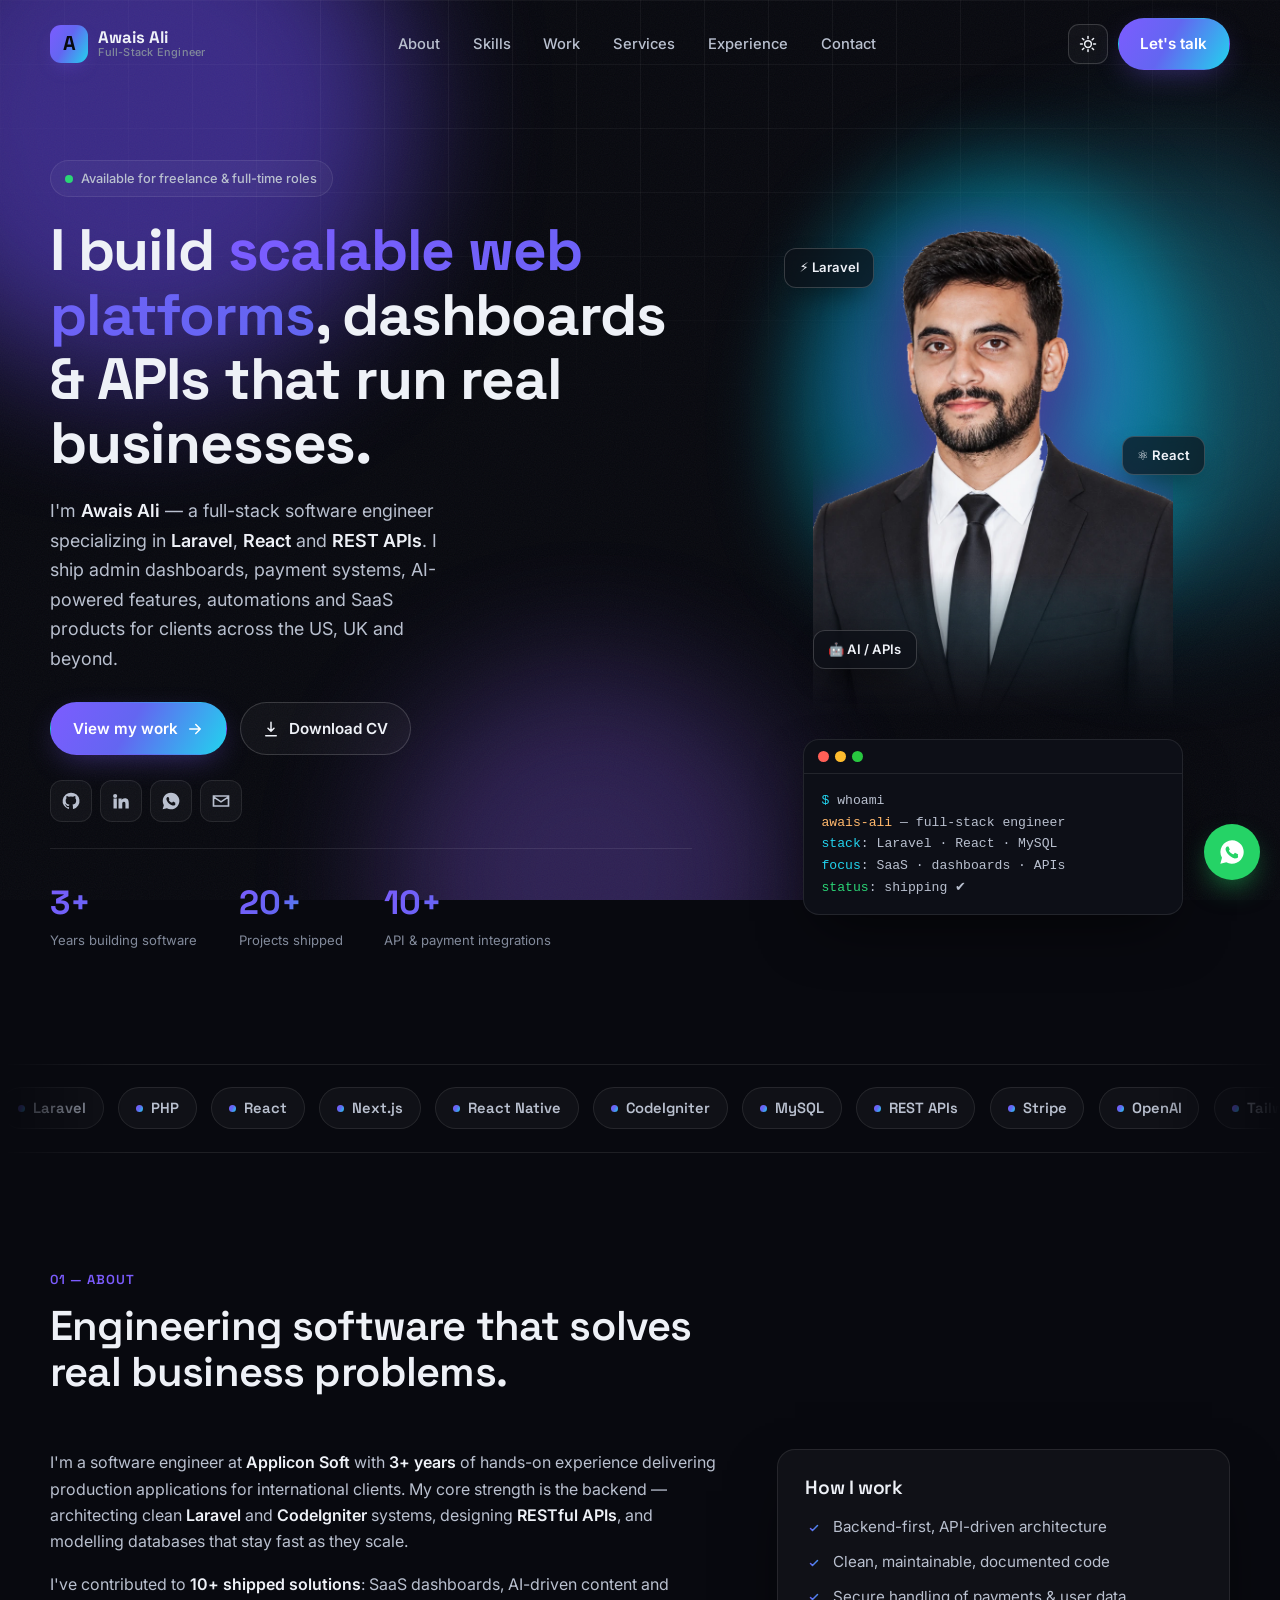
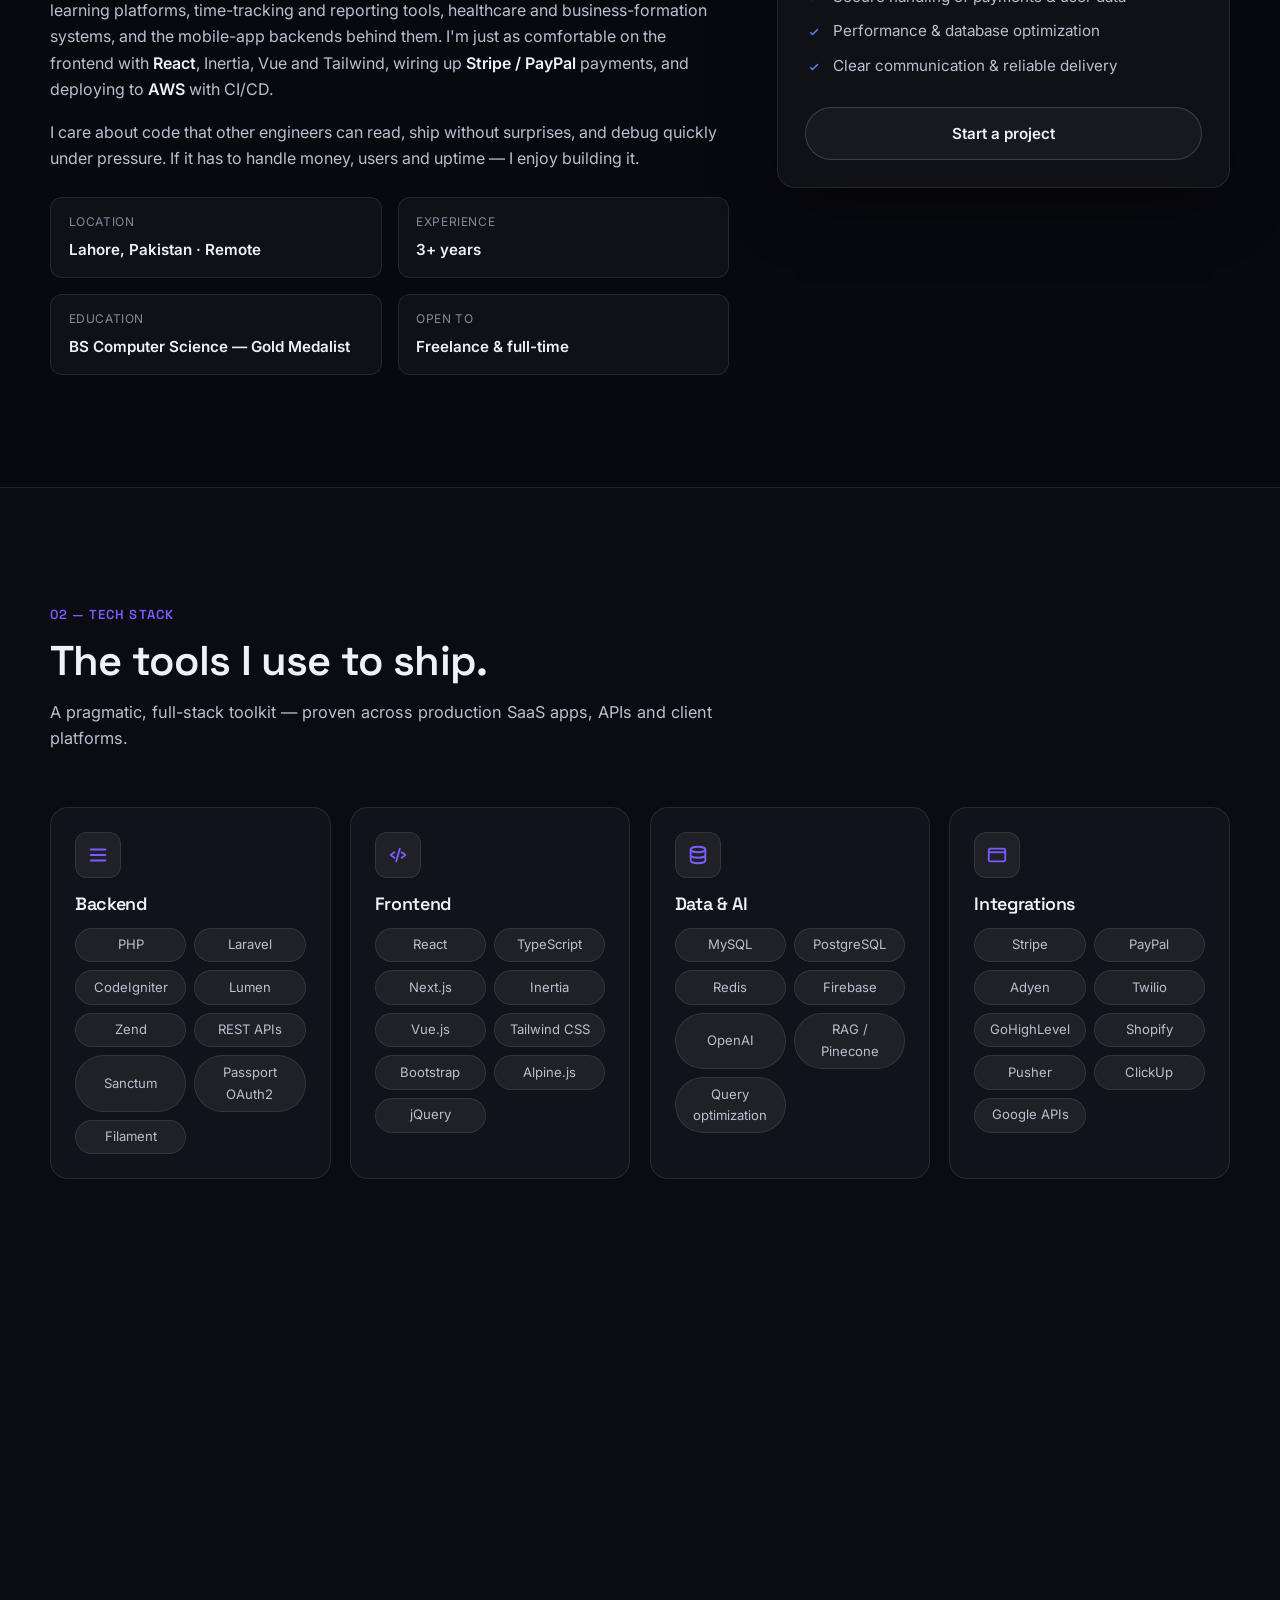
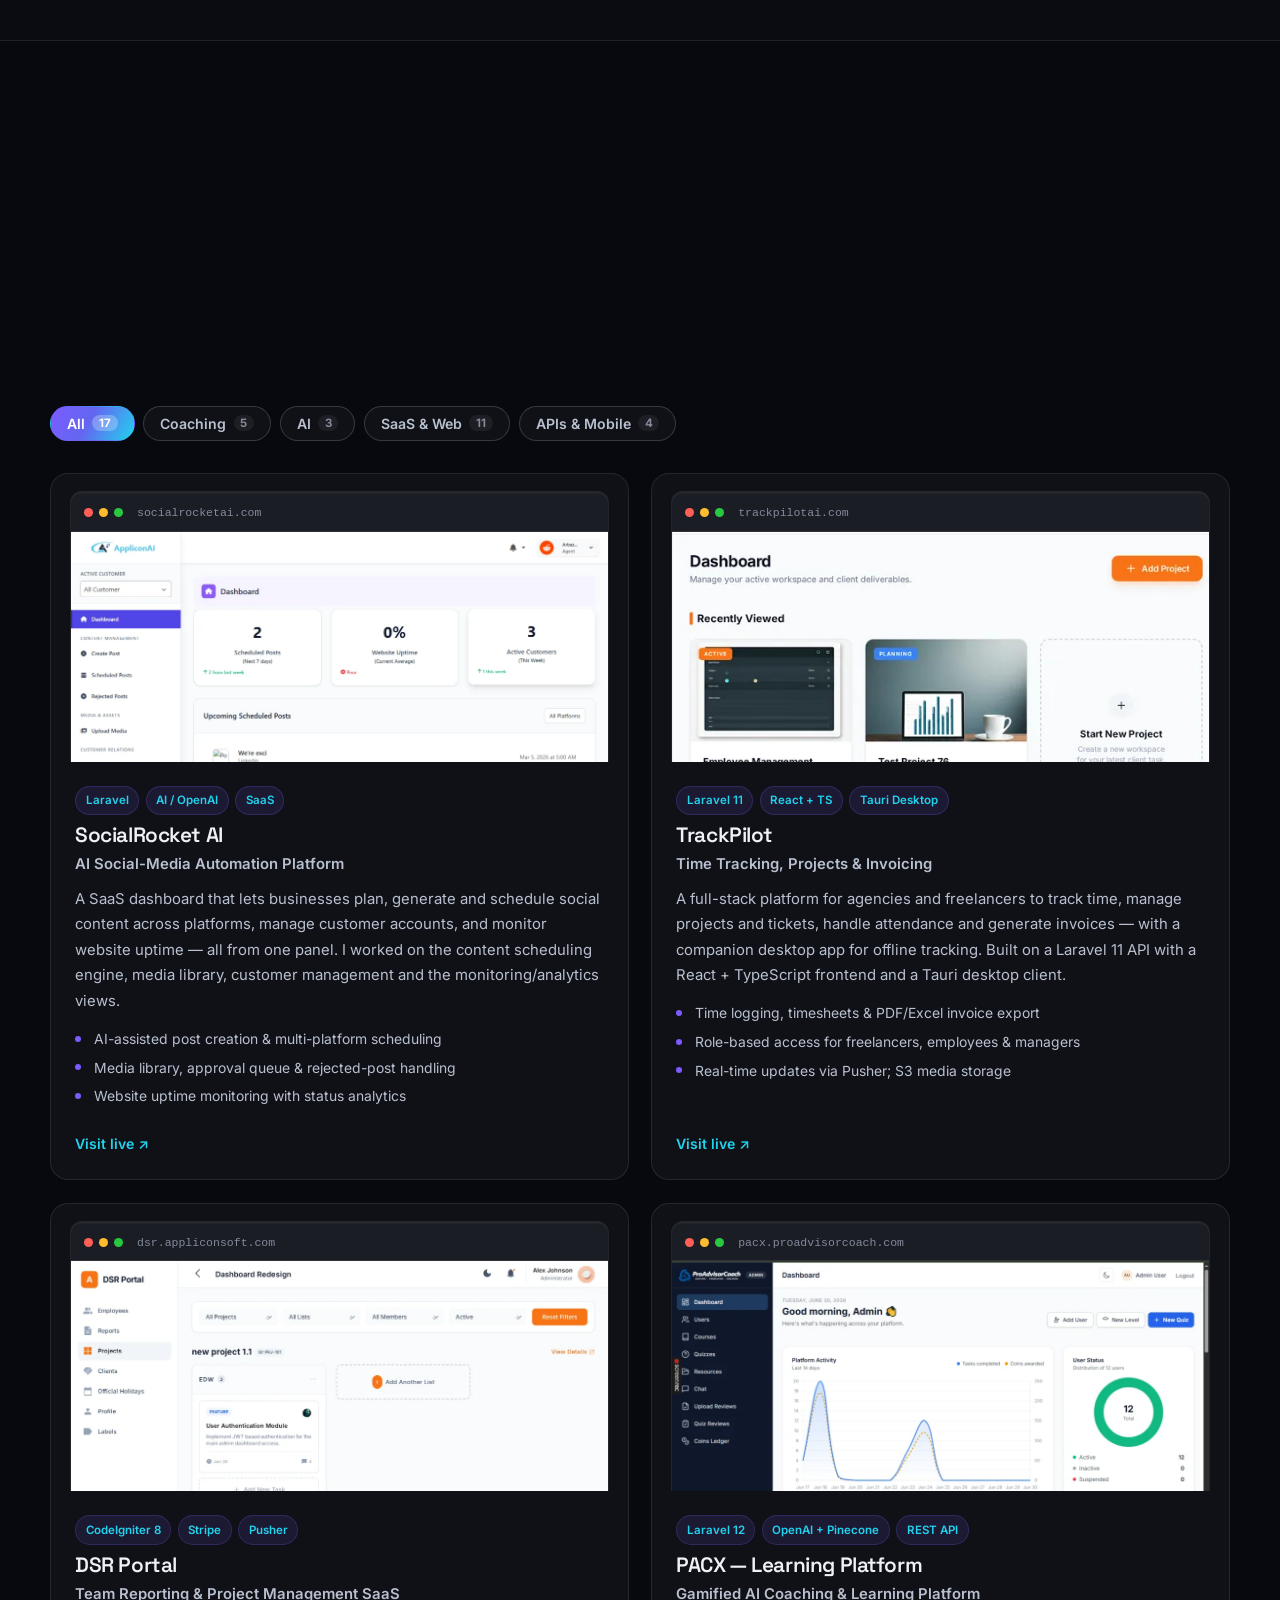
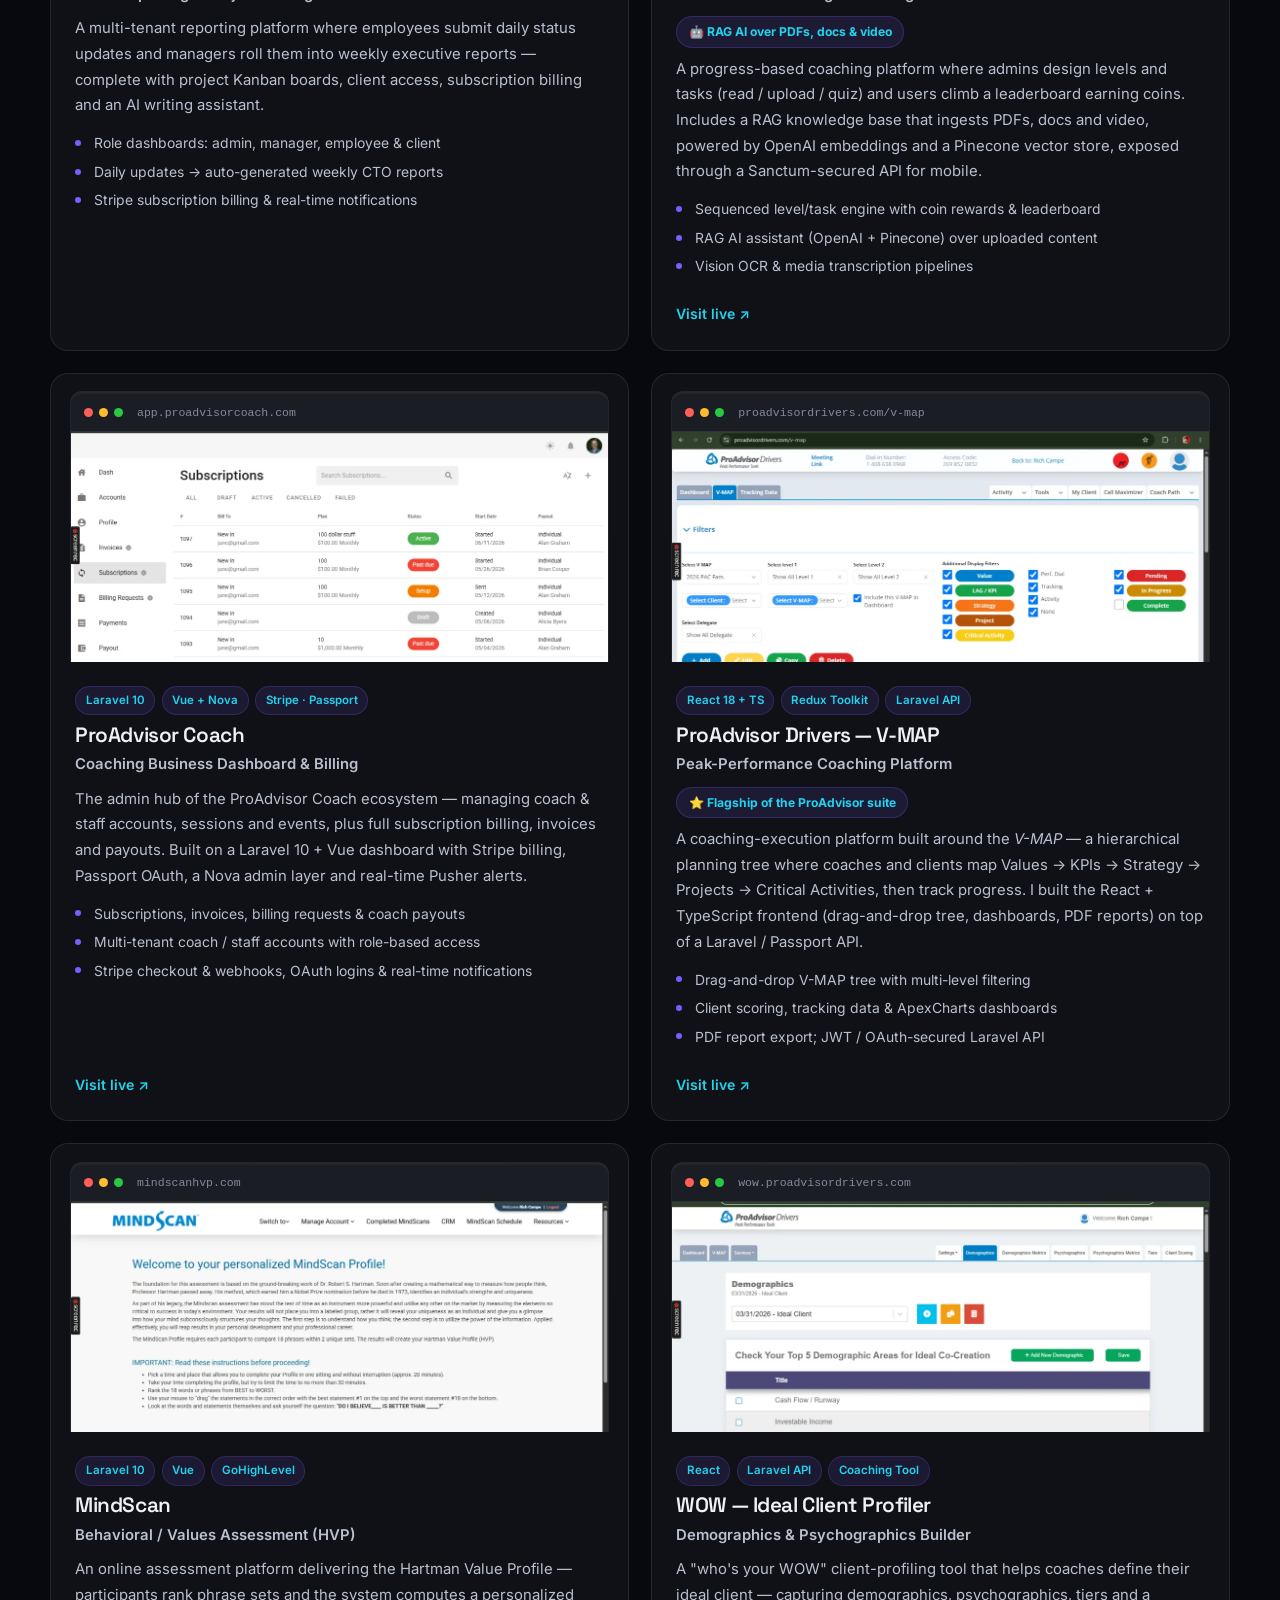
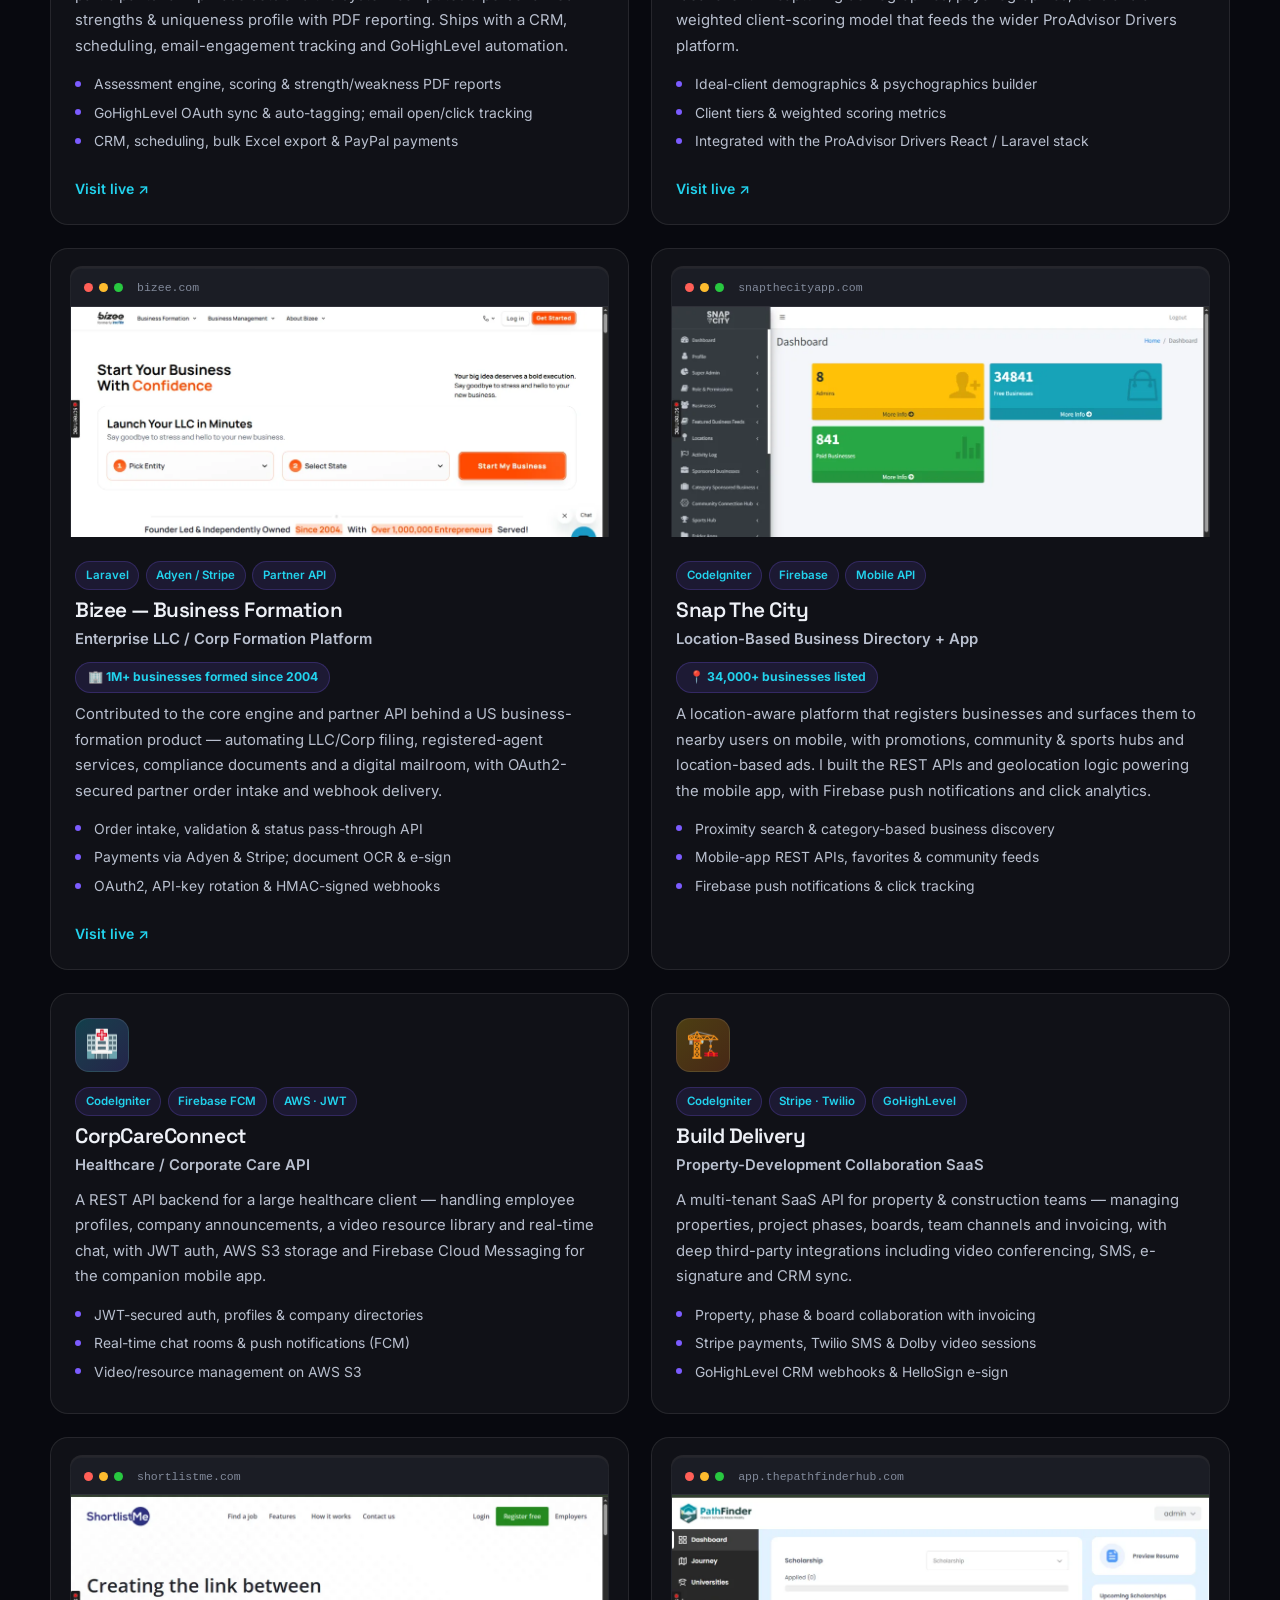
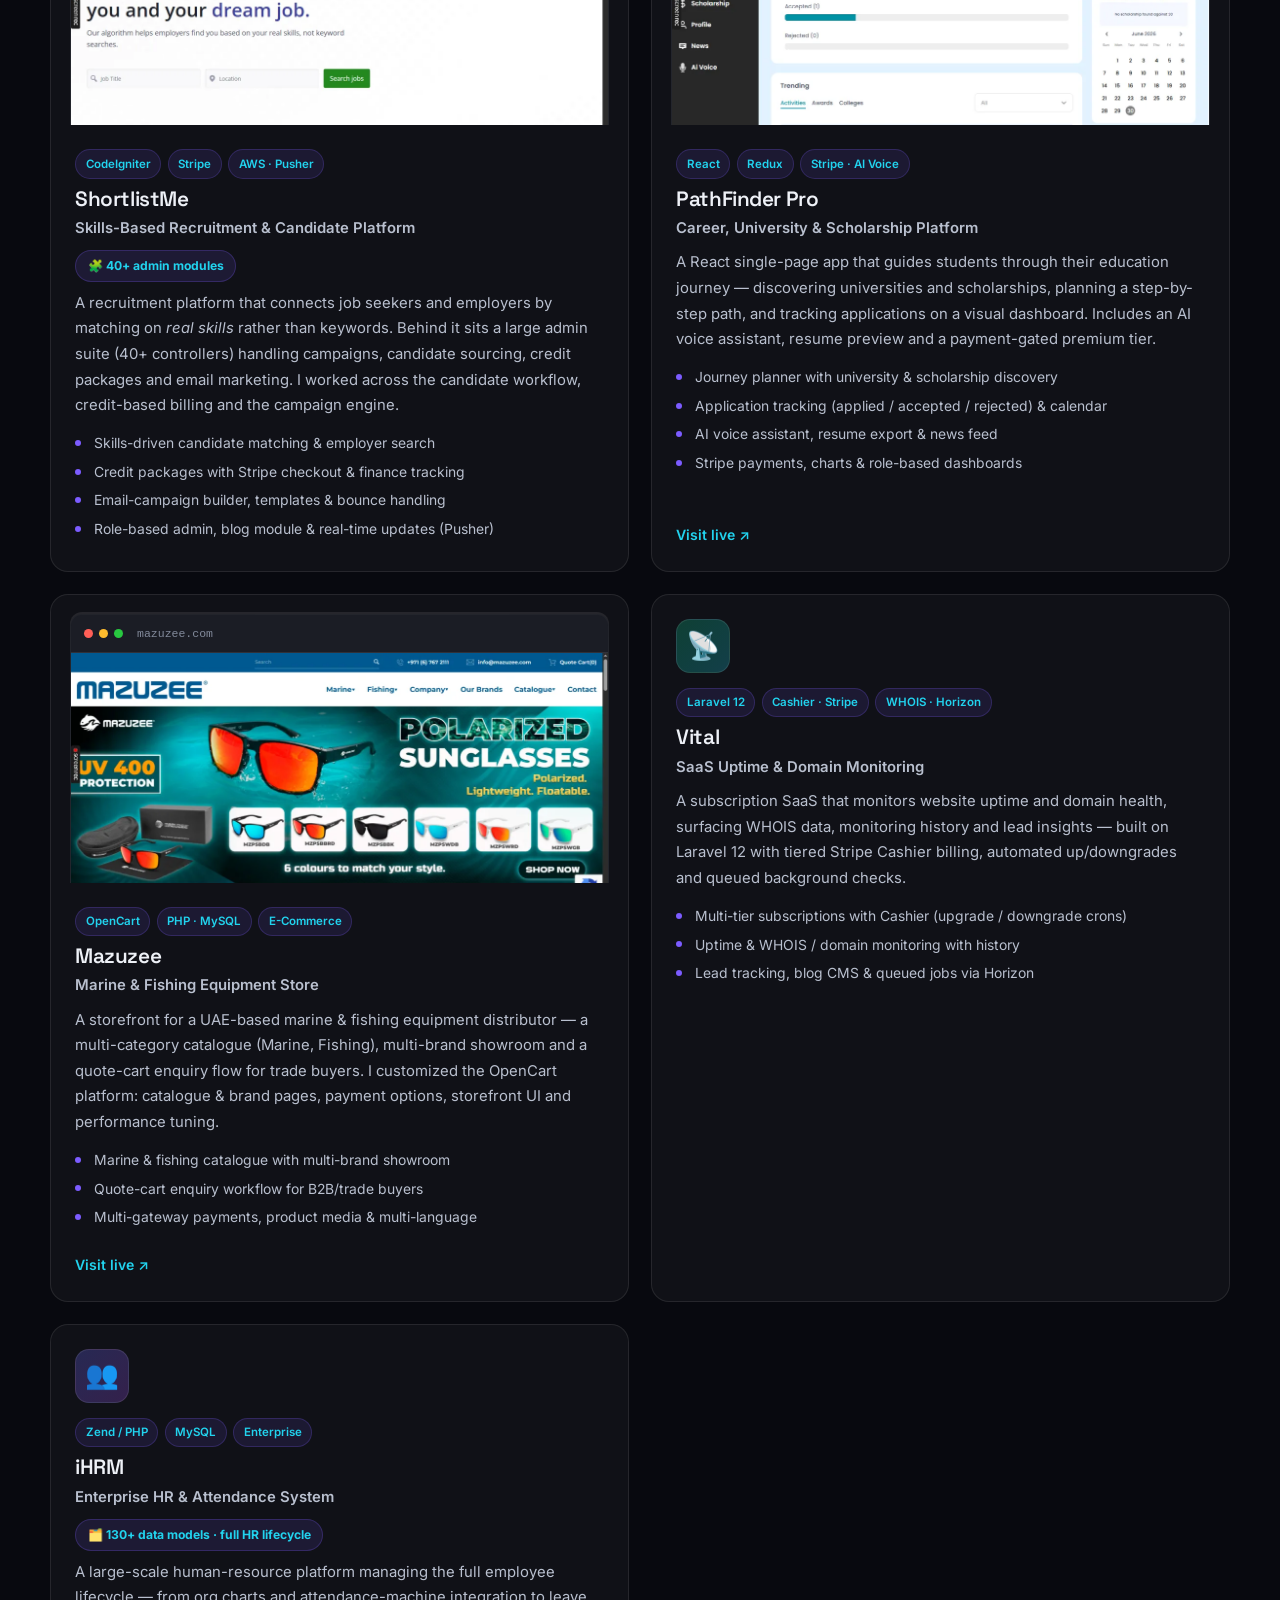
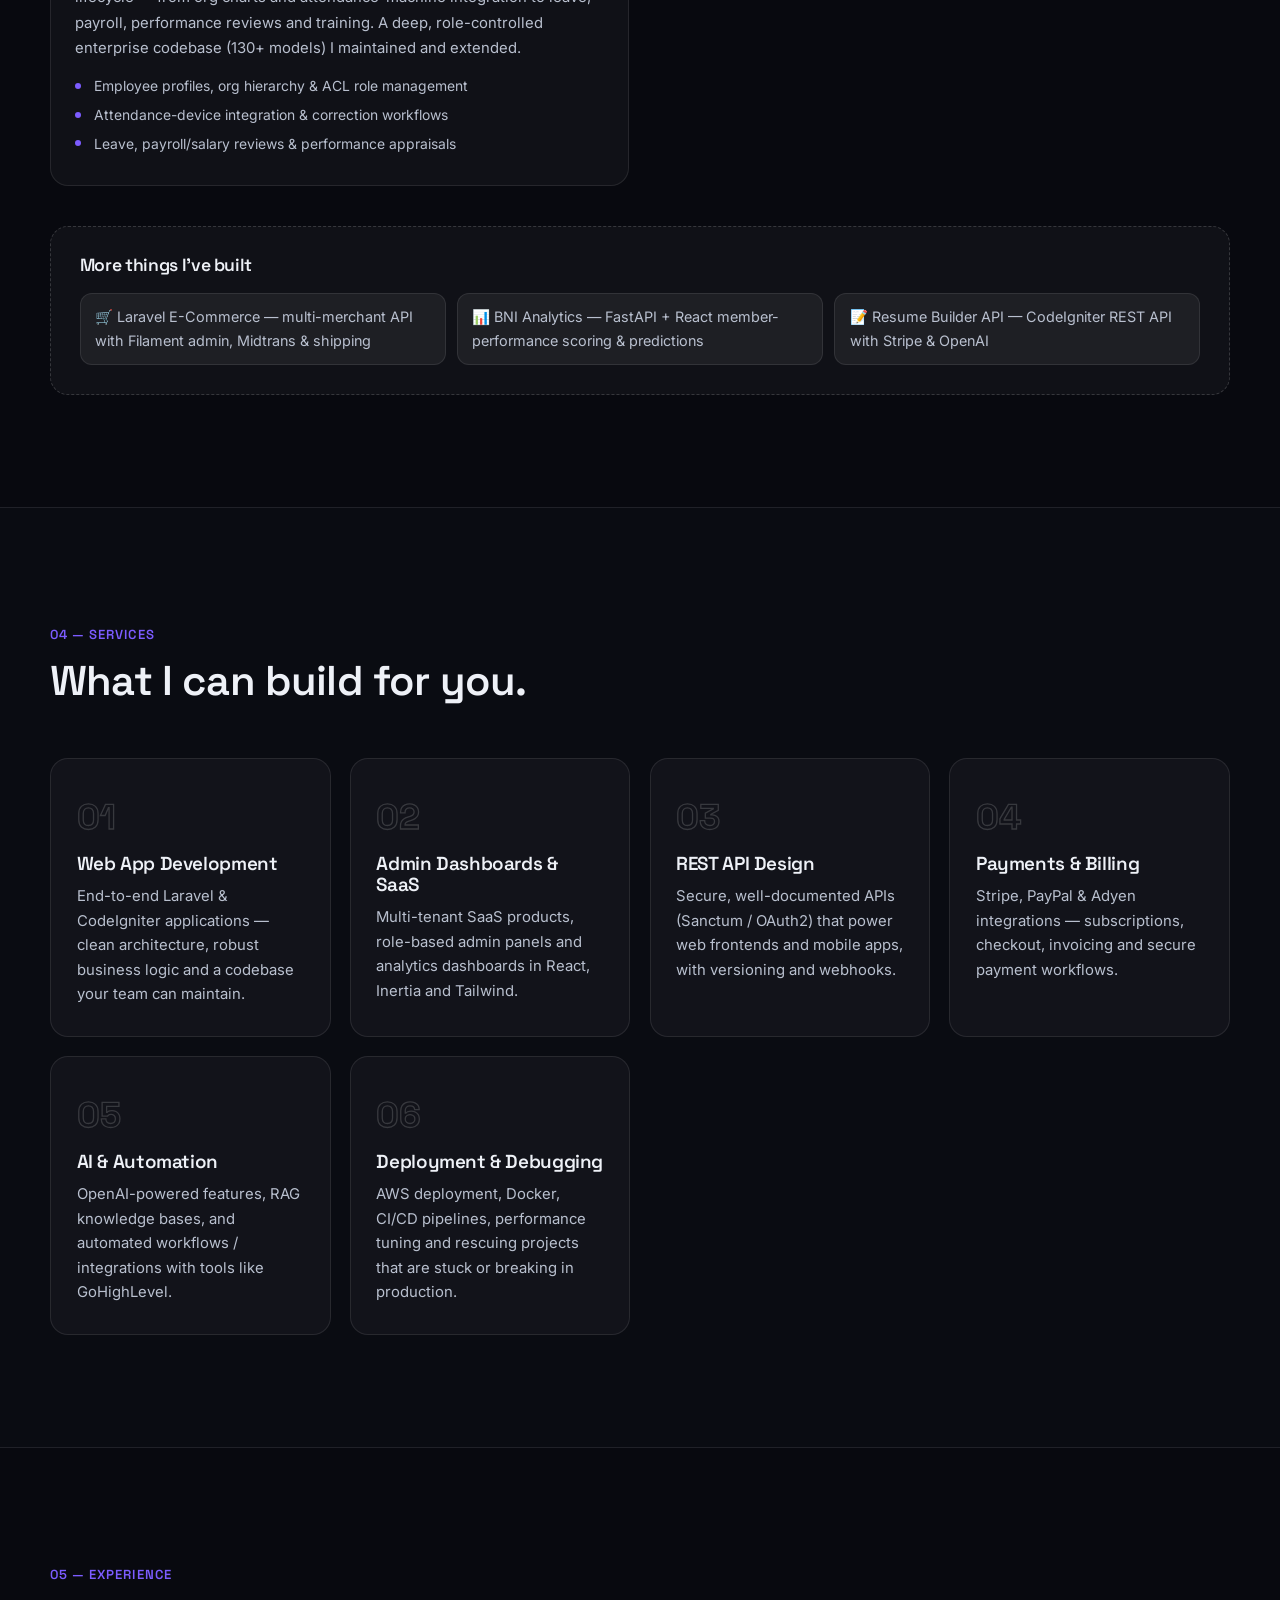
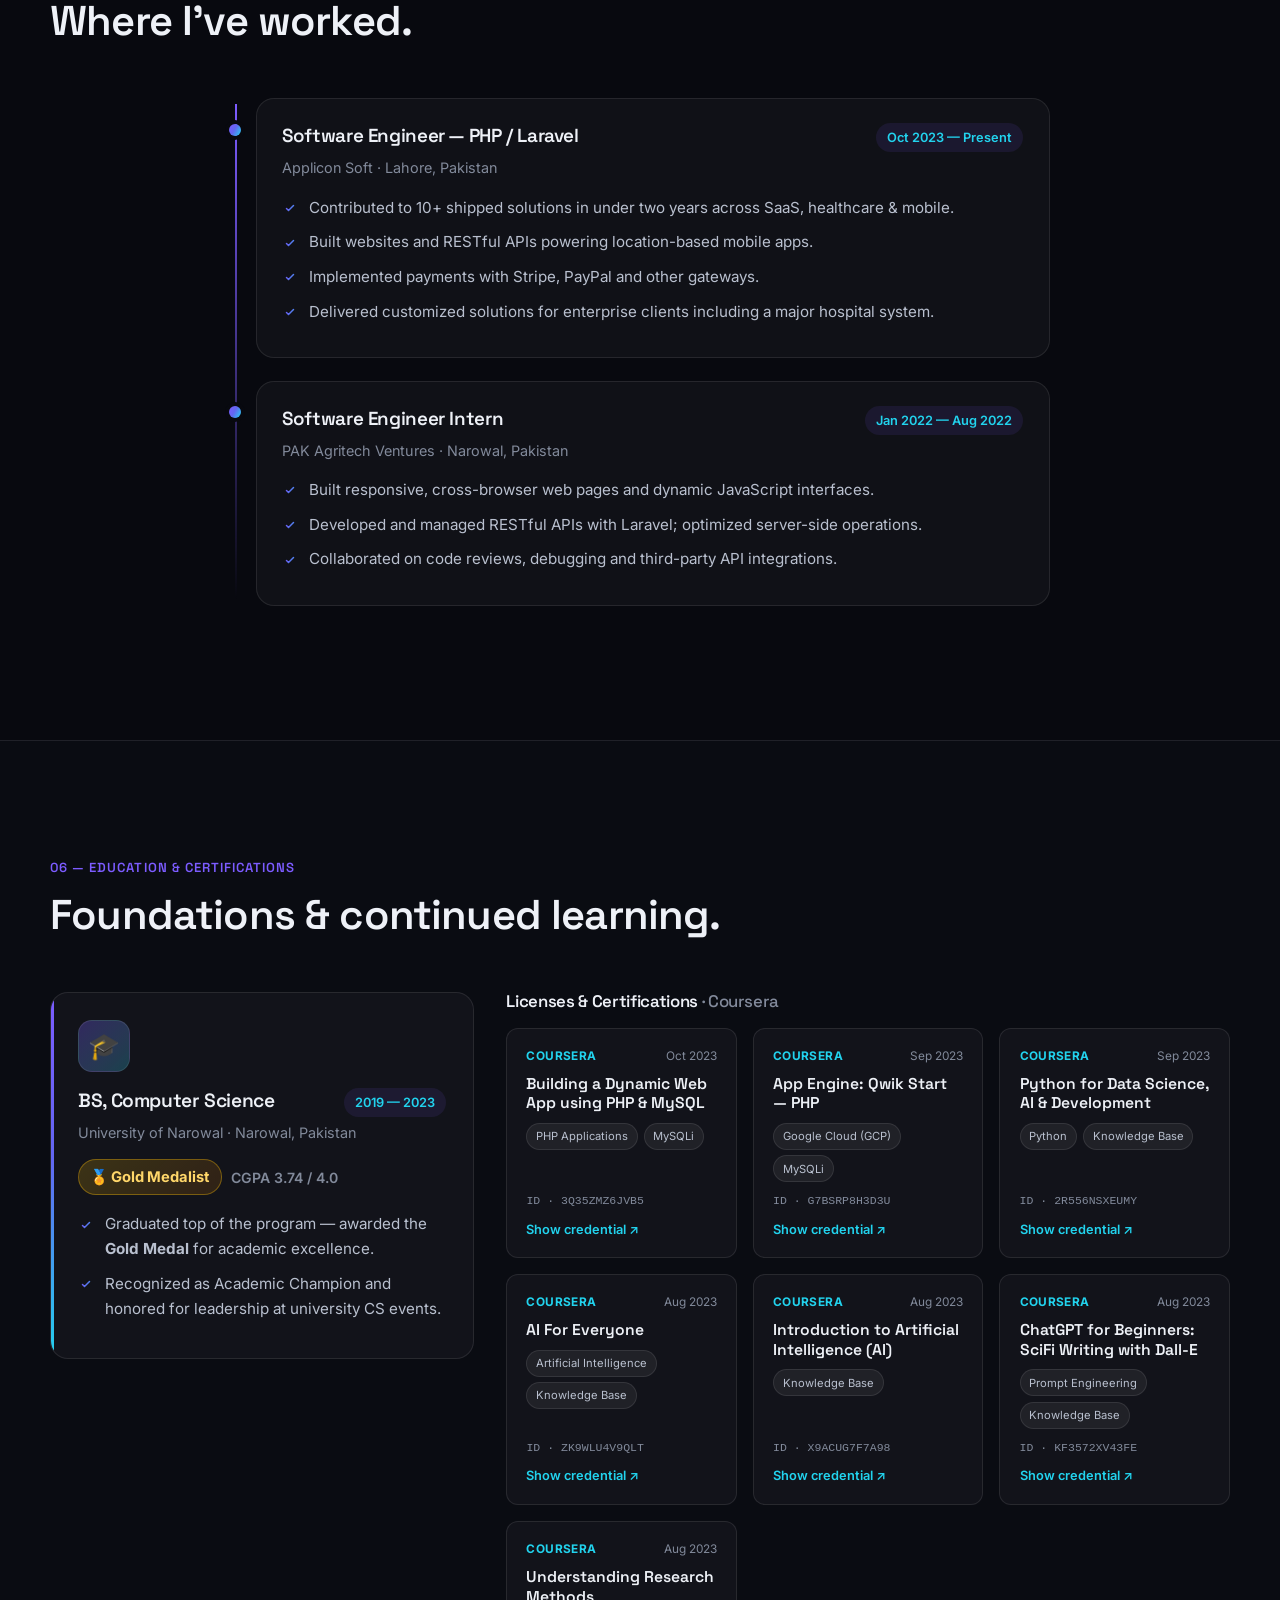
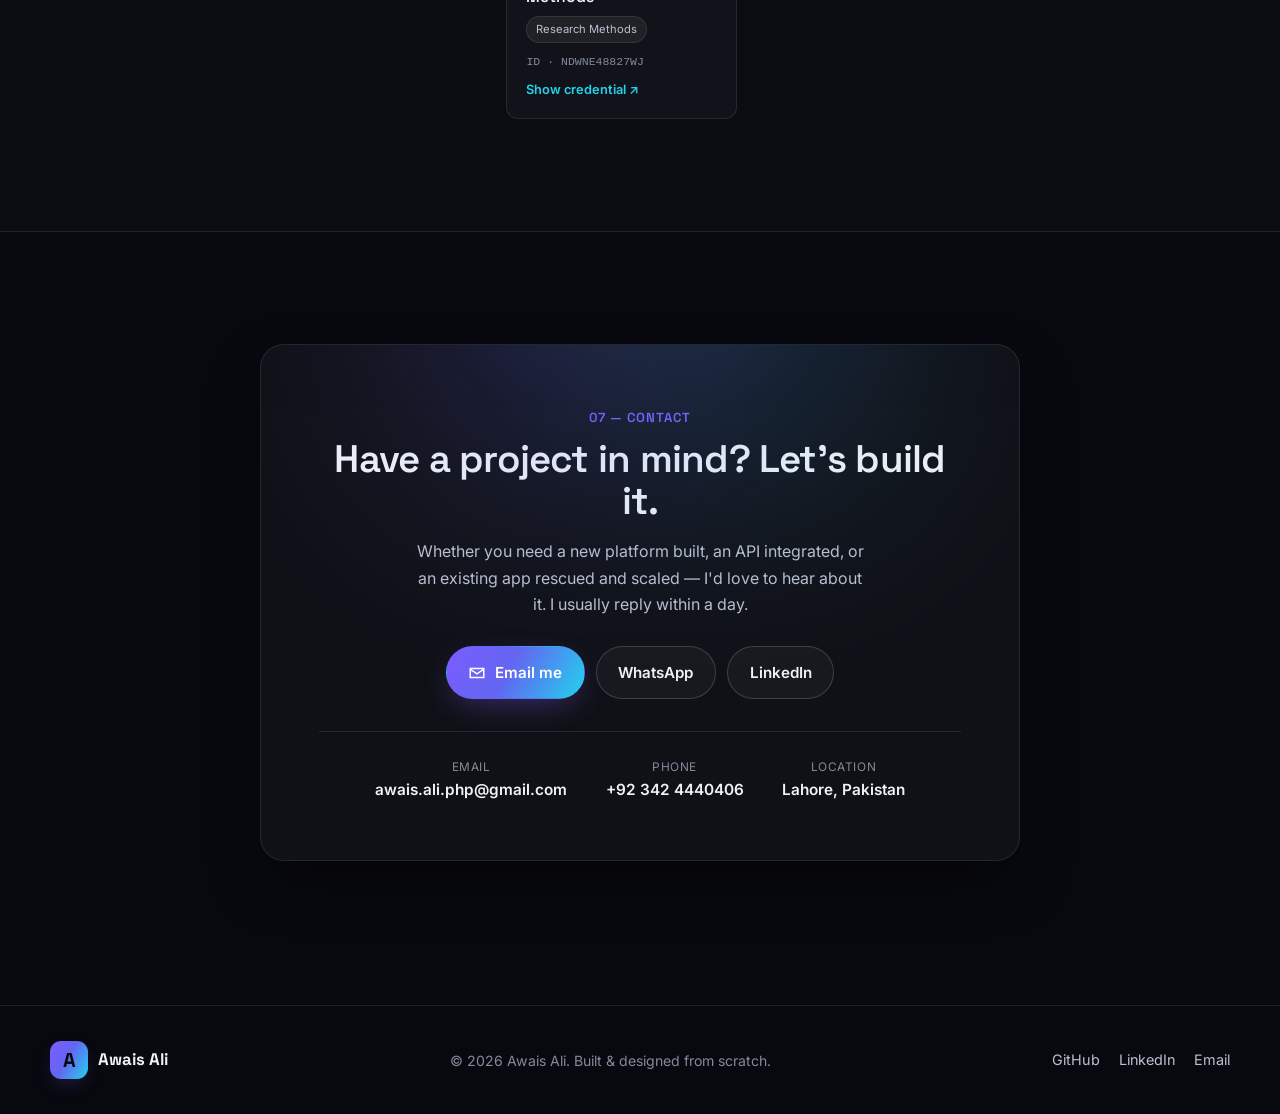
<file: index.html>
<!DOCTYPE html>
<html lang="en" dir="ltr">

<head>
  <meta charset="UTF-8" />
  <meta name="viewport" content="width=device-width, initial-scale=1.0" />

  <!-- Primary Meta -->
  <title>Awais Ali — Full-Stack Software Engineer | Laravel · React · APIs · SaaS</title>
  <meta name="description"
    content="Awais Ali is a full-stack software engineer who builds scalable Laravel & React business platforms, admin dashboards, REST APIs, payment integrations, AI features and SaaS products for real client operations." />
  <meta name="author" content="Awais Ali" />
  <meta name="keywords"
    content="Awais Ali, Laravel Developer, PHP Developer, React Developer, Full Stack Developer, SaaS Developer, REST API, Stripe Integration, Software Engineer, Lahore Pakistan" />
  <meta name="theme-color" content="#0a0a0f" />
  <link rel="canonical" href="https://awaisaliphp.github.io/" />

  <!-- Open Graph -->
  <meta property="og:type" content="website" />
  <meta property="og:title" content="Awais Ali — Full-Stack Software Engineer" />
  <meta property="og:description"
    content="I build scalable Laravel & React business platforms, dashboards, APIs, payment systems, AI features and SaaS products." />
  <meta property="og:url" content="https://awaisaliphp.github.io/" />
  <meta property="og:image" content="https://awaisaliphp.github.io/images/profile.jpg" />
  <meta name="twitter:card" content="summary_large_image" />
  <meta name="twitter:title" content="Awais Ali — Full-Stack Software Engineer" />
  <meta name="twitter:description"
    content="Laravel & React platforms, dashboards, APIs, payments, AI and SaaS products for real businesses." />
  <meta name="twitter:image" content="https://awaisaliphp.github.io/images/profile.jpg" />

  <!-- Favicon -->
  <link rel="icon" type="image/svg+xml" href="assets/img/favicon.svg" />
  <link rel="alternate icon" href="favicon.ico" />

  <!-- Preload LCP hero image for fast first paint -->
  <link rel="preload" as="image" href="images/awais-hero.webp" fetchpriority="high" />

  <!-- Fonts -->
  <link rel="preconnect" href="https://fonts.googleapis.com" />
  <link rel="preconnect" href="https://fonts.gstatic.com" crossorigin />
  <link
    href="https://fonts.googleapis.com/css2?family=Inter:wght@400;500;600;700&family=Space+Grotesk:wght@500;600;700&display=swap"
    rel="stylesheet" />

  <!-- Styles -->
  <link rel="stylesheet" href="assets/css/styles.css" />
  <noscript>
    <style>[data-reveal]{opacity:1!important;transform:none!important}.nav-links{position:static!important;transform:none!important;flex-direction:row!important}</style>
  </noscript>

  <!-- Structured Data (SEO) -->
  <script type="application/ld+json">
  {
    "@context": "https://schema.org",
    "@type": "Person",
    "name": "Awais Ali",
    "jobTitle": "Full-Stack Software Engineer",
    "url": "https://awaisaliphp.github.io/",
    "email": "awais.ali.php@gmail.com",
    "telephone": "+92-342-4440406",
    "address": { "@type": "PostalAddress", "addressLocality": "Lahore", "addressCountry": "Pakistan" },
    "worksFor": { "@type": "Organization", "name": "Applicon Soft" },
    "alumniOf": { "@type": "CollegeOrUniversity", "name": "University of Narowal" },
    "knowsAbout": ["Laravel", "PHP", "React", "REST APIs", "MySQL", "Stripe", "SaaS", "AI Integration"],
    "sameAs": [
      "https://www.linkedin.com/in/awais-ali-php/",
      "https://github.com/awaisaliphp"
    ]
  }
  </script>
</head>

<body>
  <a href="#hero" class="skip-link">Skip to content</a>
  <div class="progress-bar" id="progressBar" aria-hidden="true"></div>

  <!-- Decorative animated background -->
  <div class="bg-orbs" aria-hidden="true">
    <span class="orb orb-1"></span>
    <span class="orb orb-2"></span>
    <span class="orb orb-3"></span>
    <div class="grid-overlay"></div>
  </div>

  <!-- ====================== NAVBAR ====================== -->
  <header class="nav" id="nav">
    <div class="container nav-inner">
      <a href="#hero" class="brand" aria-label="Awais Ali — home">
        <span class="brand-mark">A</span>
        <span class="brand-text">Awais&nbsp;Ali<small>Full-Stack Engineer</small></span>
      </a>

      <nav class="nav-links" id="navLinks" aria-label="Primary">
        <a href="#about">About</a>
        <a href="#skills">Skills</a>
        <a href="#work">Work</a>
        <a href="#services">Services</a>
        <a href="#experience">Experience</a>
        <a href="#contact">Contact</a>
      </nav>

      <div class="nav-actions">
        <button class="theme-toggle" id="themeToggle" type="button" aria-label="Toggle color theme">
          <svg class="i-sun" viewBox="0 0 24 24" width="18" height="18" aria-hidden="true"><circle cx="12" cy="12" r="4.5" fill="none" stroke="currentColor" stroke-width="2"/><g stroke="currentColor" stroke-width="2" stroke-linecap="round"><line x1="12" y1="2" x2="12" y2="4.5"/><line x1="12" y1="19.5" x2="12" y2="22"/><line x1="2" y1="12" x2="4.5" y2="12"/><line x1="19.5" y1="12" x2="22" y2="12"/><line x1="4.6" y1="4.6" x2="6.4" y2="6.4"/><line x1="17.6" y1="17.6" x2="19.4" y2="19.4"/><line x1="4.6" y1="19.4" x2="6.4" y2="17.6"/><line x1="17.6" y1="6.4" x2="19.4" y2="4.6"/></g></svg>
          <svg class="i-moon" viewBox="0 0 24 24" width="18" height="18" aria-hidden="true"><path d="M21 12.8A8.5 8.5 0 1 1 11.2 3a7 7 0 0 0 9.8 9.8Z" fill="none" stroke="currentColor" stroke-width="2" stroke-linejoin="round"/></svg>
        </button>
        <a class="btn btn-primary nav-cta" href="#contact">Let's talk</a>
        <button class="menu-btn" id="menuBtn" type="button" aria-label="Open menu" aria-expanded="false">
          <span></span><span></span><span></span>
        </button>
      </div>
    </div>
  </header>

  <main>
    <!-- ====================== HERO ====================== -->
    <section class="hero section" id="hero">
      <div class="container hero-grid">
        <div class="hero-copy" data-reveal>
          <span class="pill"><span class="dot"></span> Available for freelance &amp; full-time roles</span>
          <h1 class="hero-title">
            I build <span class="grad">scalable web platforms</span>, dashboards &amp; APIs that run real businesses.
          </h1>
          <p class="hero-sub">
            I'm <strong>Awais Ali</strong> — a full-stack software engineer specializing in
            <strong>Laravel</strong>, <strong>React</strong> and <strong>REST APIs</strong>. I ship admin
            dashboards, payment systems, AI-powered features, automations and SaaS products for clients
            across the US, UK and beyond.
          </p>

          <div class="hero-cta">
            <a class="btn btn-primary" href="#work">View my work
              <svg viewBox="0 0 24 24" width="18" height="18" aria-hidden="true"><path d="M5 12h14M13 6l6 6-6 6" fill="none" stroke="currentColor" stroke-width="2" stroke-linecap="round" stroke-linejoin="round"/></svg>
            </a>
            <a class="btn btn-ghost" href="cv/Awais_Ali_PHP_Laravel.pdf" download>
              <svg viewBox="0 0 24 24" width="18" height="18" aria-hidden="true"><path d="M12 3v12m0 0 4-4m-4 4-4-4M5 21h14" fill="none" stroke="currentColor" stroke-width="2" stroke-linecap="round" stroke-linejoin="round"/></svg>
              Download CV
            </a>
          </div>

          <div class="hero-social" aria-label="Social links">
            <a href="https://github.com/awaisaliphp" target="_blank" rel="noopener" aria-label="GitHub">
              <svg viewBox="0 0 24 24" width="20" height="20" aria-hidden="true"><path fill="currentColor" d="M12 2A10 10 0 0 0 8.8 21.5c.5.1.7-.2.7-.5v-1.7c-2.8.6-3.4-1.3-3.4-1.3-.5-1.2-1.1-1.5-1.1-1.5-.9-.6.1-.6.1-.6 1 .1 1.5 1 1.5 1 .9 1.6 2.4 1.1 3 .9.1-.7.4-1.1.6-1.4-2.2-.300-4.6-1.1-4.6-5 0-1.1.4-2 1-2.7-.1-.3-.4-1.3.1-2.7 0 0 .8-.3 2.7 1a9.4 9.4 0 0 1 5 0c1.9-1.3 2.7-1 2.7-1 .5 1.4.2 2.4.1 2.7.6.7 1 1.6 1 2.7 0 3.9-2.4 4.7-4.6 5 .4.3.7.9.7 1.9v2.8c0 .3.2.6.7.5A10 10 0 0 0 12 2Z"/></svg>
            </a>
            <a href="https://www.linkedin.com/in/awais-ali-php/" target="_blank" rel="noopener" aria-label="LinkedIn">
              <svg viewBox="0 0 24 24" width="20" height="20" aria-hidden="true"><path fill="currentColor" d="M4.98 3.5A2.5 2.5 0 1 1 5 8.5a2.5 2.5 0 0 1 0-5ZM3 9h4v12H3V9Zm6 0h3.8v1.7h.1c.5-1 1.8-2 3.7-2 4 0 4.7 2.6 4.7 6V21h-4v-5.3c0-1.3 0-2.9-1.8-2.9s-2 1.4-2 2.8V21H9V9Z"/></svg>
            </a>
            <a href="https://wa.me/923424440406" target="_blank" rel="noopener" aria-label="WhatsApp">
              <svg viewBox="0 0 24 24" width="20" height="20" aria-hidden="true"><path fill="currentColor" d="M12 2a10 10 0 0 0-8.6 15l-1.4 5 5.1-1.3A10 10 0 1 0 12 2Zm5.3 14.2c-.2.6-1.3 1.2-1.8 1.2-.5.1-1 .1-1.7-.1-.4-.1-.9-.3-1.6-.6-2.7-1.2-4.5-4-4.6-4.2-.1-.2-1.1-1.5-1.1-2.8s.7-2 .9-2.2c.2-.3.5-.3.7-.3h.5c.2 0 .4 0 .6.5l.8 1.9c.1.2 0 .4-.1.5l-.3.4c-.2.2-.3.4-.1.6.2.4.9 1.4 1.9 2 .7.5 1.3.7 1.6.8.2.1.4.1.6-.1l.7-.9c.2-.2.4-.2.6-.1l1.8.9c.3.1.4.2.5.3 0 .2 0 .8-.2 1.3Z"/></svg>
            </a>
            <a href="mailto:awais.ali.php@gmail.com" aria-label="Email">
              <svg viewBox="0 0 24 24" width="20" height="20" aria-hidden="true"><path fill="none" stroke="currentColor" stroke-width="2" d="M3 6h18v12H3zM3 7l9 6 9-6"/></svg>
            </a>
          </div>

          <ul class="hero-stats" aria-label="Highlights">
            <li><strong data-count="3" data-suffix="+">3+</strong><span>Years building software</span></li>
            <li><strong data-count="20" data-suffix="+">20+</strong><span>Projects shipped</span></li>
            <li><strong data-count="10" data-suffix="+">10+</strong><span>API &amp; payment integrations</span></li>
          </ul>
        </div>

        <div class="hero-visual" data-reveal>
          <div class="photo-wrap">
            <img src="images/awais-hero.webp" alt="Portrait of Awais Ali, full-stack software engineer" width="760" height="1097" fetchpriority="high" decoding="async" />
            <span class="badge-float badge-1">⚡ Laravel</span>
            <span class="badge-float badge-2">⚛ React</span>
            <span class="badge-float badge-3">🤖 AI&nbsp;/&nbsp;APIs</span>
          </div>
          <div class="code-card" aria-hidden="true">
            <div class="code-dots"><i></i><i></i><i></i></div>
            <pre><code><span class="c-key">$</span> whoami
<span class="c-str">awais-ali</span> — full-stack engineer
<span class="c-key">stack</span>: Laravel · React · MySQL
<span class="c-key">focus</span>: SaaS · dashboards · APIs
<span class="c-ok">status</span>: shipping ✔</code></pre>
          </div>
        </div>
      </div>
    </section>

    <!-- ====================== TECH MARQUEE ====================== -->
    <div class="marquee" aria-hidden="true">
      <div class="marquee-track">
        <span>Laravel</span><span>PHP</span><span>React</span><span>Next.js</span><span>React Native</span>
        <span>CodeIgniter</span><span>MySQL</span><span>REST APIs</span><span>Stripe</span><span>OpenAI</span>
        <span>Tailwind</span><span>Vue.js</span><span>AWS</span><span>Docker</span><span>Inertia</span>
        <span>Laravel</span><span>PHP</span><span>React</span><span>Next.js</span><span>React Native</span>
        <span>CodeIgniter</span><span>MySQL</span><span>REST APIs</span><span>Stripe</span><span>OpenAI</span>
        <span>Tailwind</span><span>Vue.js</span><span>AWS</span><span>Docker</span><span>Inertia</span>
      </div>
    </div>

    <!-- ====================== ABOUT ====================== -->
    <section class="section" id="about">
      <div class="container">
        <div class="section-head" data-reveal>
          <span class="eyebrow">01 — About</span>
          <h2>Engineering software that solves real business problems.</h2>
        </div>

        <div class="about-grid">
          <div class="about-text" data-reveal>
            <p>
              I'm a software engineer at <strong>Applicon Soft</strong> with <strong>3+ years</strong> of
              hands-on experience delivering production applications for international clients. My core strength
              is the backend — architecting clean <strong>Laravel</strong> and <strong>CodeIgniter</strong>
              systems, designing <strong>RESTful APIs</strong>, and modelling databases that stay fast as they scale.
            </p>
            <p>
              I've contributed to <strong>10+ shipped solutions</strong>: SaaS dashboards, AI-driven content and
              learning platforms, time-tracking and reporting tools, healthcare and business-formation systems,
              and the mobile-app backends behind them. I'm just as comfortable on the frontend with
              <strong>React</strong>, Inertia, Vue and Tailwind, wiring up <strong>Stripe / PayPal</strong>
              payments, and deploying to <strong>AWS</strong> with CI/CD.
            </p>
            <p>
              I care about code that other engineers can read, ship without surprises, and debug quickly under
              pressure. If it has to handle money, users and uptime — I enjoy building it.
            </p>

            <div class="about-meta">
              <div><span>Location</span><strong>Lahore, Pakistan · Remote</strong></div>
              <div><span>Experience</span><strong>3+ years</strong></div>
              <div><span>Education</span><strong>BS Computer Science — Gold Medalist</strong></div>
              <div><span>Open to</span><strong>Freelance &amp; full-time</strong></div>
            </div>
          </div>

          <aside class="about-side" data-reveal>
            <div class="value-card">
              <h3>How I work</h3>
              <ul class="check-list">
                <li>Backend-first, API-driven architecture</li>
                <li>Clean, maintainable, documented code</li>
                <li>Secure handling of payments &amp; user data</li>
                <li>Performance &amp; database optimization</li>
                <li>Clear communication &amp; reliable delivery</li>
              </ul>
              <a class="btn btn-ghost btn-block" href="#contact">Start a project</a>
            </div>
          </aside>
        </div>
      </div>
    </section>

    <!-- ====================== SKILLS ====================== -->
    <section class="section section-tint" id="skills">
      <div class="container">
        <div class="section-head" data-reveal>
          <span class="eyebrow">02 — Tech Stack</span>
          <h2>The tools I use to ship.</h2>
          <p class="section-lead">A pragmatic, full-stack toolkit — proven across production SaaS apps,
            APIs and client platforms.</p>
        </div>

        <div class="skills-grid">
          <article class="skill-card" data-reveal>
            <div class="skill-ico">
              <svg viewBox="0 0 24 24" width="22" height="22" aria-hidden="true"><path fill="none" stroke="currentColor" stroke-width="2" stroke-linecap="round" stroke-linejoin="round" d="M4 6h16M4 12h16M4 18h16"/></svg>
            </div>
            <h3>Backend</h3>
            <ul class="tag-list">
              <li>PHP</li><li>Laravel</li><li>CodeIgniter</li><li>Lumen</li><li>Zend</li>
              <li>REST APIs</li><li>Sanctum</li><li>Passport OAuth2</li><li>Filament</li>
            </ul>
          </article>

          <article class="skill-card" data-reveal>
            <div class="skill-ico">
              <svg viewBox="0 0 24 24" width="22" height="22" aria-hidden="true"><path fill="none" stroke="currentColor" stroke-width="2" stroke-linecap="round" stroke-linejoin="round" d="M8 9l-4 3 4 3m8-6 4 3-4 3M14 5l-4 14"/></svg>
            </div>
            <h3>Frontend</h3>
            <ul class="tag-list">
              <li>React</li><li>TypeScript</li><li>Next.js</li><li>Inertia</li><li>Vue.js</li>
              <li>Tailwind CSS</li><li>Bootstrap</li><li>Alpine.js</li><li>jQuery</li>
            </ul>
          </article>

          <article class="skill-card" data-reveal>
            <div class="skill-ico">
              <svg viewBox="0 0 24 24" width="22" height="22" aria-hidden="true"><ellipse cx="12" cy="6" rx="8" ry="3" fill="none" stroke="currentColor" stroke-width="2"/><path fill="none" stroke="currentColor" stroke-width="2" d="M4 6v12c0 1.7 3.6 3 8 3s8-1.3 8-3V6M4 12c0 1.7 3.6 3 8 3s8-1.3 8-3"/></svg>
            </div>
            <h3>Data &amp; AI</h3>
            <ul class="tag-list">
              <li>MySQL</li><li>PostgreSQL</li><li>Redis</li><li>Firebase</li>
              <li>OpenAI</li><li>RAG / Pinecone</li><li>Query optimization</li>
            </ul>
          </article>

          <article class="skill-card" data-reveal>
            <div class="skill-ico">
              <svg viewBox="0 0 24 24" width="22" height="22" aria-hidden="true"><rect x="3" y="5" width="18" height="14" rx="2" fill="none" stroke="currentColor" stroke-width="2"/><path fill="none" stroke="currentColor" stroke-width="2" d="M3 9h18"/></svg>
            </div>
            <h3>Integrations</h3>
            <ul class="tag-list">
              <li>Stripe</li><li>PayPal</li><li>Adyen</li><li>Twilio</li><li>GoHighLevel</li>
              <li>Shopify</li><li>Pusher</li><li>ClickUp</li><li>Google APIs</li>
            </ul>
          </article>

          <article class="skill-card" data-reveal>
            <div class="skill-ico">
              <svg viewBox="0 0 24 24" width="22" height="22" aria-hidden="true"><path fill="none" stroke="currentColor" stroke-width="2" stroke-linecap="round" stroke-linejoin="round" d="M4 16a4 4 0 0 1 1-7.9A5 5 0 0 1 15 7a4 4 0 0 1 4 9H6"/></svg>
            </div>
            <h3>Cloud &amp; DevOps</h3>
            <ul class="tag-list">
              <li>AWS (S3)</li><li>Docker</li><li>Sail</li><li>CI/CD</li><li>Jenkins</li>
              <li>Sucuri</li><li>Horizon / Queues</li>
            </ul>
          </article>

          <article class="skill-card" data-reveal>
            <div class="skill-ico">
              <svg viewBox="0 0 24 24" width="22" height="22" aria-hidden="true"><circle cx="6" cy="6" r="2.5" fill="none" stroke="currentColor" stroke-width="2"/><circle cx="6" cy="18" r="2.5" fill="none" stroke="currentColor" stroke-width="2"/><circle cx="18" cy="12" r="2.5" fill="none" stroke="currentColor" stroke-width="2"/><path fill="none" stroke="currentColor" stroke-width="2" d="M8 7.5 15.5 11M8 16.5 15.5 13"/></svg>
            </div>
            <h3>Workflow</h3>
            <ul class="tag-list">
              <li>Git</li><li>Agile / Scrum</li><li>Testing &amp; Debugging</li>
              <li>Vite / Webpack</li><li>Code Review</li><li>Postman</li>
            </ul>
          </article>
        </div>
      </div>
    </section>

    <!-- ====================== FEATURED WORK ====================== -->
    <section class="section" id="work">
      <div class="container">
        <div class="section-head" data-reveal>
          <span class="eyebrow">03 — Selected Work</span>
          <h2>Products &amp; platforms I've helped build.</h2>
          <p class="section-lead">Real applications in production — built solo or as part of engineering teams.
            Sensitive client details are intentionally summarized. <strong>Tip:</strong> filter by focus area below.</p>
        </div>

        <div class="work-filters" id="workFilters" role="tablist" aria-label="Filter projects by focus area">
          <button class="filter-chip active" data-filter="all" type="button" role="tab" aria-selected="true">All <span class="chip-count"></span></button>
          <button class="filter-chip" data-filter="coaching" type="button" role="tab" aria-selected="false">Coaching <span class="chip-count"></span></button>
          <button class="filter-chip" data-filter="ai" type="button" role="tab" aria-selected="false">AI <span class="chip-count"></span></button>
          <button class="filter-chip" data-filter="saas" type="button" role="tab" aria-selected="false">SaaS &amp; Web <span class="chip-count"></span></button>
          <button class="filter-chip" data-filter="apis" type="button" role="tab" aria-selected="false">APIs &amp; Mobile <span class="chip-count"></span></button>
        </div>

        <div class="work-grid" id="workGrid">

          <!-- 1. SocialRocket AI -->
          <article class="work-card feature" data-reveal data-tilt>
            <div class="work-shot">
              <div class="browser">
                <div class="browser-bar"><i></i><i></i><i></i><span>socialrocketai.com</span></div>
                <img src="images/projects/socialrocket.webp" loading="lazy" alt="SocialRocket AI dashboard with scheduled social posts and website monitoring" />
              </div>
            </div>
            <div class="work-body">
              <div class="work-tags"><span>Laravel</span><span>AI / OpenAI</span><span>SaaS</span></div>
              <h3>SocialRocket&nbsp;AI</h3>
              <p class="work-role">AI Social-Media Automation Platform</p>
              <p>A SaaS dashboard that lets businesses plan, generate and schedule social content across
                platforms, manage customer accounts, and monitor website uptime — all from one panel. I
                worked on the content scheduling engine, media library, customer management and the
                monitoring/analytics views.</p>
              <ul class="work-feats">
                <li>AI-assisted post creation &amp; multi-platform scheduling</li>
                <li>Media library, approval queue &amp; rejected-post handling</li>
                <li>Website uptime monitoring with status analytics</li>
              </ul>
              <a class="work-link" href="https://socialrocketai.com/" target="_blank" rel="noopener">Visit live ↗</a>
            </div>
          </article>

          <!-- 2. TrackPilot -->
          <article class="work-card feature" data-reveal data-tilt>
            <div class="work-shot">
              <div class="browser">
                <div class="browser-bar"><i></i><i></i><i></i><span>trackpilotai.com</span></div>
                <img src="images/projects/trackpilot.webp" loading="lazy" alt="TrackPilot project & time-tracking dashboard" />
              </div>
            </div>
            <div class="work-body">
              <div class="work-tags"><span>Laravel 11</span><span>React + TS</span><span>Tauri Desktop</span></div>
              <h3>TrackPilot</h3>
              <p class="work-role">Time Tracking, Projects &amp; Invoicing</p>
              <p>A full-stack platform for agencies and freelancers to track time, manage projects and tickets,
                handle attendance and generate invoices — with a companion desktop app for offline tracking.
                Built on a Laravel 11 API with a React + TypeScript frontend and a Tauri desktop client.</p>
              <ul class="work-feats">
                <li>Time logging, timesheets &amp; PDF/Excel invoice export</li>
                <li>Role-based access for freelancers, employees &amp; managers</li>
                <li>Real-time updates via Pusher; S3 media storage</li>
              </ul>
              <a class="work-link" href="https://trackpilotai.com/" target="_blank" rel="noopener">Visit live ↗</a>
            </div>
          </article>

          <!-- 3. DSR Portal -->
          <article class="work-card feature" data-reveal data-tilt>
            <div class="work-shot">
              <div class="browser">
                <div class="browser-bar"><i></i><i></i><i></i><span>dsr.appliconsoft.com</span></div>
                <img src="images/projects/dsr.webp" loading="lazy" alt="DSR Portal — daily status report and project Kanban dashboard" />
              </div>
            </div>
            <div class="work-body">
              <div class="work-tags"><span>CodeIgniter 8</span><span>Stripe</span><span>Pusher</span></div>
              <h3>DSR Portal</h3>
              <p class="work-role">Team Reporting &amp; Project Management SaaS</p>
              <p>A multi-tenant reporting platform where employees submit daily status updates and managers
                roll them into weekly executive reports — complete with project Kanban boards, client access,
                subscription billing and an AI writing assistant.</p>
              <ul class="work-feats">
                <li>Role dashboards: admin, manager, employee &amp; client</li>
                <li>Daily updates → auto-generated weekly CTO reports</li>
                <li>Stripe subscription billing &amp; real-time notifications</li>
              </ul>
            </div>
          </article>

          <!-- 4. PACX / ProAdvisor Coach -->
          <article class="work-card feature" data-reveal data-tilt>
            <div class="work-shot">
              <div class="browser">
                <div class="browser-bar"><i></i><i></i><i></i><span>pacx.proadvisorcoach.com</span></div>
                <img src="images/projects/pacx.webp" loading="lazy" alt="ProAdvisor Coach (PACX) admin dashboard — platform activity chart and user analytics" />
              </div>
            </div>
            <div class="work-body">
              <div class="work-tags"><span>Laravel 12</span><span>OpenAI + Pinecone</span><span>REST API</span></div>
              <h3>PACX — Learning Platform</h3>
              <p class="work-role">Gamified AI Coaching &amp; Learning Platform</p>
              <span class="work-metric">🤖 RAG AI over PDFs, docs &amp; video</span>
              <p>A progress-based coaching platform where admins design levels and tasks (read / upload / quiz)
                and users climb a leaderboard earning coins. Includes a RAG knowledge base that ingests PDFs,
                docs and video, powered by OpenAI embeddings and a Pinecone vector store, exposed through a
                Sanctum-secured API for mobile.</p>
              <ul class="work-feats">
                <li>Sequenced level/task engine with coin rewards &amp; leaderboard</li>
                <li>RAG AI assistant (OpenAI + Pinecone) over uploaded content</li>
                <li>Vision OCR &amp; media transcription pipelines</li>
              </ul>
              <a class="work-link" href="https://pacx.proadvisorcoach.com/" target="_blank" rel="noopener">Visit live ↗</a>
            </div>
          </article>

          <!-- ProAdvisor Coach -->
          <article class="work-card feature" data-reveal data-tilt>
            <div class="work-shot">
              <div class="browser">
                <div class="browser-bar"><i></i><i></i><i></i><span>app.proadvisorcoach.com</span></div>
                <img src="images/projects/proadvisorcoach.webp" loading="lazy" alt="ProAdvisor Coach dashboard — subscriptions, billing and coach payouts" />
              </div>
            </div>
            <div class="work-body">
              <div class="work-tags"><span>Laravel 10</span><span>Vue + Nova</span><span>Stripe · Passport</span></div>
              <h3>ProAdvisor Coach</h3>
              <p class="work-role">Coaching Business Dashboard &amp; Billing</p>
              <p>The admin hub of the ProAdvisor Coach ecosystem — managing coach &amp; staff accounts, sessions
                and events, plus full subscription billing, invoices and payouts. Built on a Laravel 10 + Vue
                dashboard with Stripe billing, Passport OAuth, a Nova admin layer and real-time Pusher alerts.</p>
              <ul class="work-feats">
                <li>Subscriptions, invoices, billing requests &amp; coach payouts</li>
                <li>Multi-tenant coach / staff accounts with role-based access</li>
                <li>Stripe checkout &amp; webhooks, OAuth logins &amp; real-time notifications</li>
              </ul>
              <a class="work-link" href="https://app.proadvisorcoach.com/" target="_blank" rel="noopener">Visit live ↗</a>
            </div>
          </article>

          <!-- ProAdvisor Drivers — V-MAP -->
          <article class="work-card feature" data-reveal data-tilt>
            <div class="work-shot">
              <div class="browser">
                <div class="browser-bar"><i></i><i></i><i></i><span>proadvisordrivers.com/v-map</span></div>
                <img src="images/projects/proadvisordrivers.webp" loading="lazy" alt="ProAdvisor Drivers V-MAP — value, KPI, strategy and project planning tree" />
              </div>
            </div>
            <div class="work-body">
              <div class="work-tags"><span>React 18 + TS</span><span>Redux Toolkit</span><span>Laravel API</span></div>
              <h3>ProAdvisor Drivers — V-MAP</h3>
              <p class="work-role">Peak-Performance Coaching Platform</p>
              <span class="work-metric">⭐ Flagship of the ProAdvisor suite</span>
              <p>A coaching-execution platform built around the <em>V-MAP</em> — a hierarchical planning tree where
                coaches and clients map Values → KPIs → Strategy → Projects → Critical Activities, then track
                progress. I built the React + TypeScript frontend (drag-and-drop tree, dashboards, PDF reports)
                on top of a Laravel / Passport API.</p>
              <ul class="work-feats">
                <li>Drag-and-drop V-MAP tree with multi-level filtering</li>
                <li>Client scoring, tracking data &amp; ApexCharts dashboards</li>
                <li>PDF report export; JWT / OAuth-secured Laravel API</li>
              </ul>
              <a class="work-link" href="https://proadvisordrivers.com/" target="_blank" rel="noopener">Visit live ↗</a>
            </div>
          </article>

          <!-- MindScan -->
          <article class="work-card feature" data-reveal data-tilt>
            <div class="work-shot">
              <div class="browser">
                <div class="browser-bar"><i></i><i></i><i></i><span>mindscanhvp.com</span></div>
                <img src="images/projects/mindscan.webp" loading="lazy" alt="MindScan — Hartman Value Profile behavioral assessment platform" />
              </div>
            </div>
            <div class="work-body">
              <div class="work-tags"><span>Laravel 10</span><span>Vue</span><span>GoHighLevel</span></div>
              <h3>MindScan</h3>
              <p class="work-role">Behavioral / Values Assessment (HVP)</p>
              <p>An online assessment platform delivering the Hartman Value Profile — participants rank phrase sets
                and the system computes a personalized strengths &amp; uniqueness profile with PDF reporting. Ships
                with a CRM, scheduling, email-engagement tracking and GoHighLevel automation.</p>
              <ul class="work-feats">
                <li>Assessment engine, scoring &amp; strength/weakness PDF reports</li>
                <li>GoHighLevel OAuth sync &amp; auto-tagging; email open/click tracking</li>
                <li>CRM, scheduling, bulk Excel export &amp; PayPal payments</li>
              </ul>
              <a class="work-link" href="https://mindscanhvp.com/" target="_blank" rel="noopener">Visit live ↗</a>
            </div>
          </article>

          <!-- WOW -->
          <article class="work-card feature" data-reveal data-tilt>
            <div class="work-shot">
              <div class="browser">
                <div class="browser-bar"><i></i><i></i><i></i><span>wow.proadvisordrivers.com</span></div>
                <img src="images/projects/wow.webp" loading="lazy" alt="WOW ideal-client profiler — demographics, psychographics and client scoring" />
              </div>
            </div>
            <div class="work-body">
              <div class="work-tags"><span>React</span><span>Laravel API</span><span>Coaching Tool</span></div>
              <h3>WOW — Ideal Client Profiler</h3>
              <p class="work-role">Demographics &amp; Psychographics Builder</p>
              <p>A "who's your WOW" client-profiling tool that helps coaches define their ideal client — capturing
                demographics, psychographics, tiers and a weighted client-scoring model that feeds the wider
                ProAdvisor Drivers platform.</p>
              <ul class="work-feats">
                <li>Ideal-client demographics &amp; psychographics builder</li>
                <li>Client tiers &amp; weighted scoring metrics</li>
                <li>Integrated with the ProAdvisor Drivers React / Laravel stack</li>
              </ul>
              <a class="work-link" href="https://wow.proadvisordrivers.com/" target="_blank" rel="noopener">Visit live ↗</a>
            </div>
          </article>

          <!-- 5. Bizee / Incfile -->
          <article class="work-card feature" data-reveal data-tilt>
            <div class="work-shot">
              <div class="browser">
                <div class="browser-bar"><i></i><i></i><i></i><span>bizee.com</span></div>
                <img src="images/projects/bizee.webp" loading="lazy" alt="Bizee (formerly Incfile) business-formation platform — Launch your LLC in minutes" />
              </div>
            </div>
            <div class="work-body">
              <div class="work-tags"><span>Laravel</span><span>Adyen / Stripe</span><span>Partner API</span></div>
              <h3>Bizee — Business Formation</h3>
              <p class="work-role">Enterprise LLC / Corp Formation Platform</p>
              <span class="work-metric">🏢 1M+ businesses formed since 2004</span>
              <p>Contributed to the core engine and partner API behind a US business-formation product —
                automating LLC/Corp filing, registered-agent services, compliance documents and a digital
                mailroom, with OAuth2-secured partner order intake and webhook delivery.</p>
              <ul class="work-feats">
                <li>Order intake, validation &amp; status pass-through API</li>
                <li>Payments via Adyen &amp; Stripe; document OCR &amp; e-sign</li>
                <li>OAuth2, API-key rotation &amp; HMAC-signed webhooks</li>
              </ul>
              <a class="work-link" href="https://bizee.com/" target="_blank" rel="noopener">Visit live ↗</a>
            </div>
          </article>

          <!-- 6. Snap The City -->
          <article class="work-card feature" data-reveal data-tilt>
            <div class="work-shot">
              <div class="browser">
                <div class="browser-bar"><i></i><i></i><i></i><span>snapthecityapp.com</span></div>
                <img src="images/projects/snapthecity.webp" loading="lazy" alt="Snap The City admin dashboard — 34,000+ businesses, locations and community hubs" />
              </div>
            </div>
            <div class="work-body">
              <div class="work-tags"><span>CodeIgniter</span><span>Firebase</span><span>Mobile API</span></div>
              <h3>Snap The City</h3>
              <p class="work-role">Location-Based Business Directory + App</p>
              <span class="work-metric">📍 34,000+ businesses listed</span>
              <p>A location-aware platform that registers businesses and surfaces them to nearby users on mobile,
                with promotions, community &amp; sports hubs and location-based ads. I built the REST APIs and
                geolocation logic powering the mobile app, with Firebase push notifications and click analytics.</p>
              <ul class="work-feats">
                <li>Proximity search &amp; category-based business discovery</li>
                <li>Mobile-app REST APIs, favorites &amp; community feeds</li>
                <li>Firebase push notifications &amp; click tracking</li>
              </ul>
            </div>
          </article>

          <!-- 7. CorpCareConnect -->
          <article class="work-card" data-reveal data-tilt>
            <div class="work-body">
              <div class="card-emoji" style="--c1:#06b6d4;--c2:#6366f1">🏥</div>
              <div class="work-tags"><span>CodeIgniter</span><span>Firebase FCM</span><span>AWS · JWT</span></div>
              <h3>CorpCareConnect</h3>
              <p class="work-role">Healthcare / Corporate Care API</p>
              <p>A REST API backend for a large healthcare client — handling employee profiles, company
                announcements, a video resource library and real-time chat, with JWT auth, AWS S3 storage and
                Firebase Cloud Messaging for the companion mobile app.</p>
              <ul class="work-feats">
                <li>JWT-secured auth, profiles &amp; company directories</li>
                <li>Real-time chat rooms &amp; push notifications (FCM)</li>
                <li>Video/resource management on AWS S3</li>
              </ul>
            </div>
          </article>

          <!-- 8. Build Delivery -->
          <article class="work-card" data-reveal data-tilt>
            <div class="work-body">
              <div class="card-emoji" style="--c1:#eab308;--c2:#f97316">🏗️</div>
              <div class="work-tags"><span>CodeIgniter</span><span>Stripe · Twilio</span><span>GoHighLevel</span></div>
              <h3>Build Delivery</h3>
              <p class="work-role">Property-Development Collaboration SaaS</p>
              <p>A multi-tenant SaaS API for property &amp; construction teams — managing properties, project
                phases, boards, team channels and invoicing, with deep third-party integrations including
                video conferencing, SMS, e-signature and CRM sync.</p>
              <ul class="work-feats">
                <li>Property, phase &amp; board collaboration with invoicing</li>
                <li>Stripe payments, Twilio SMS &amp; Dolby video sessions</li>
                <li>GoHighLevel CRM webhooks &amp; HelloSign e-sign</li>
              </ul>
            </div>
          </article>

          <!-- 9. ShortlistMe -->
          <article class="work-card feature" data-reveal data-tilt>
            <div class="work-shot">
              <div class="browser">
                <div class="browser-bar"><i></i><i></i><i></i><span>shortlistme.com</span></div>
                <img src="images/projects/shortlistme.webp" loading="lazy" alt="ShortlistMe recruitment platform — skills-based job matching homepage" />
              </div>
            </div>
            <div class="work-body">
              <div class="work-tags"><span>CodeIgniter</span><span>Stripe</span><span>AWS · Pusher</span></div>
              <h3>ShortlistMe</h3>
              <p class="work-role">Skills-Based Recruitment &amp; Candidate Platform</p>
              <span class="work-metric">🧩 40+ admin modules</span>
              <p>A recruitment platform that connects job seekers and employers by matching on <em>real skills</em>
                rather than keywords. Behind it sits a large admin suite (40+ controllers) handling campaigns,
                candidate sourcing, credit packages and email marketing. I worked across the candidate workflow,
                credit-based billing and the campaign engine.</p>
              <ul class="work-feats">
                <li>Skills-driven candidate matching &amp; employer search</li>
                <li>Credit packages with Stripe checkout &amp; finance tracking</li>
                <li>Email-campaign builder, templates &amp; bounce handling</li>
                <li>Role-based admin, blog module &amp; real-time updates (Pusher)</li>
              </ul>
            </div>
          </article>

          <!-- 10. PathFinder Pro -->
          <article class="work-card feature" data-reveal data-tilt>
            <div class="work-shot">
              <div class="browser">
                <div class="browser-bar"><i></i><i></i><i></i><span>app.thepathfinderhub.com</span></div>
                <img src="images/projects/pathfinder.webp" loading="lazy" alt="PathFinder Pro dashboard — scholarship tracking, journey planner and AI voice assistant" />
              </div>
            </div>
            <div class="work-body">
              <div class="work-tags"><span>React</span><span>Redux</span><span>Stripe · AI Voice</span></div>
              <h3>PathFinder Pro</h3>
              <p class="work-role">Career, University &amp; Scholarship Platform</p>
              <p>A React single-page app that guides students through their education journey — discovering
                universities and scholarships, planning a step-by-step path, and tracking applications on a
                visual dashboard. Includes an AI voice assistant, resume preview and a payment-gated premium tier.</p>
              <ul class="work-feats">
                <li>Journey planner with university &amp; scholarship discovery</li>
                <li>Application tracking (applied / accepted / rejected) &amp; calendar</li>
                <li>AI voice assistant, resume export &amp; news feed</li>
                <li>Stripe payments, charts &amp; role-based dashboards</li>
              </ul>
              <a class="work-link" href="https://app.thepathfinderhub.com/" target="_blank" rel="noopener">Visit live ↗</a>
            </div>
          </article>

          <!-- 11. Mazuzee -->
          <article class="work-card feature" data-reveal data-tilt>
            <div class="work-shot">
              <div class="browser">
                <div class="browser-bar"><i></i><i></i><i></i><span>mazuzee.com</span></div>
                <img src="images/projects/mazuzee.webp" loading="lazy" alt="Mazuzee marine & fishing equipment online store homepage" />
              </div>
            </div>
            <div class="work-body">
              <div class="work-tags"><span>OpenCart</span><span>PHP · MySQL</span><span>E-Commerce</span></div>
              <h3>Mazuzee</h3>
              <p class="work-role">Marine &amp; Fishing Equipment Store</p>
              <p>A storefront for a UAE-based marine &amp; fishing equipment distributor — a multi-category
                catalogue (Marine, Fishing), multi-brand showroom and a quote-cart enquiry flow for trade buyers.
                I customized the OpenCart platform: catalogue &amp; brand pages, payment options, storefront UI
                and performance tuning.</p>
              <ul class="work-feats">
                <li>Marine &amp; fishing catalogue with multi-brand showroom</li>
                <li>Quote-cart enquiry workflow for B2B/trade buyers</li>
                <li>Multi-gateway payments, product media &amp; multi-language</li>
              </ul>
              <a class="work-link" href="https://www.mazuzee.com/" target="_blank" rel="noopener">Visit live ↗</a>
            </div>
          </article>

          <!-- 12. Vital -->
          <article class="work-card" data-reveal data-tilt>
            <div class="work-body">
              <div class="card-emoji" style="--c1:#10b981;--c2:#22d3ee">📡</div>
              <div class="work-tags"><span>Laravel 12</span><span>Cashier · Stripe</span><span>WHOIS · Horizon</span></div>
              <h3>Vital</h3>
              <p class="work-role">SaaS Uptime &amp; Domain Monitoring</p>
              <p>A subscription SaaS that monitors website uptime and domain health, surfacing WHOIS data,
                monitoring history and lead insights — built on Laravel 12 with tiered Stripe Cashier billing,
                automated up/downgrades and queued background checks.</p>
              <ul class="work-feats">
                <li>Multi-tier subscriptions with Cashier (upgrade / downgrade crons)</li>
                <li>Uptime &amp; WHOIS / domain monitoring with history</li>
                <li>Lead tracking, blog CMS &amp; queued jobs via Horizon</li>
              </ul>
            </div>
          </article>

          <!-- 12. HRM -->
          <article class="work-card" data-reveal data-tilt>
            <div class="work-body">
              <div class="card-emoji" style="--c1:#6366f1;--c2:#a855f7">👥</div>
              <div class="work-tags"><span>Zend / PHP</span><span>MySQL</span><span>Enterprise</span></div>
              <h3>iHRM</h3>
              <p class="work-role">Enterprise HR &amp; Attendance System</p>
              <span class="work-metric">🗂️ 130+ data models · full HR lifecycle</span>
              <p>A large-scale human-resource platform managing the full employee lifecycle — from org charts and
                attendance-machine integration to leave, payroll, performance reviews and training. A deep,
                role-controlled enterprise codebase (130+ models) I maintained and extended.</p>
              <ul class="work-feats">
                <li>Employee profiles, org hierarchy &amp; ACL role management</li>
                <li>Attendance-device integration &amp; correction workflows</li>
                <li>Leave, payroll/salary reviews &amp; performance appraisals</li>
              </ul>
            </div>
          </article>
        </div>

        <!-- More projects -->
        <div class="more-work" data-reveal>
          <h3>More things I've built</h3>
          <div class="more-grid">
            <span>🛒 Laravel E-Commerce — multi-merchant API with Filament admin, Midtrans &amp; shipping</span>
            <span>📊 BNI Analytics — FastAPI + React member-performance scoring &amp; predictions</span>
            <span>📝 Resume Builder API — CodeIgniter REST API with Stripe &amp; OpenAI</span>
          </div>
        </div>
      </div>
    </section>

    <!-- ====================== SERVICES ====================== -->
    <section class="section section-tint" id="services">
      <div class="container">
        <div class="section-head" data-reveal>
          <span class="eyebrow">04 — Services</span>
          <h2>What I can build for you.</h2>
        </div>

        <div class="services-grid">
          <article class="service-card" data-reveal>
            <span class="service-num">01</span>
            <h3>Web App Development</h3>
            <p>End-to-end Laravel &amp; CodeIgniter applications — clean architecture, robust business logic
              and a codebase your team can maintain.</p>
          </article>
          <article class="service-card" data-reveal>
            <span class="service-num">02</span>
            <h3>Admin Dashboards &amp; SaaS</h3>
            <p>Multi-tenant SaaS products, role-based admin panels and analytics dashboards in React, Inertia
              and Tailwind.</p>
          </article>
          <article class="service-card" data-reveal>
            <span class="service-num">03</span>
            <h3>REST API Design</h3>
            <p>Secure, well-documented APIs (Sanctum / OAuth2) that power web frontends and mobile apps, with
              versioning and webhooks.</p>
          </article>
          <article class="service-card" data-reveal>
            <span class="service-num">04</span>
            <h3>Payments &amp; Billing</h3>
            <p>Stripe, PayPal &amp; Adyen integrations — subscriptions, checkout, invoicing and secure
              payment workflows.</p>
          </article>
          <article class="service-card" data-reveal>
            <span class="service-num">05</span>
            <h3>AI &amp; Automation</h3>
            <p>OpenAI-powered features, RAG knowledge bases, and automated workflows / integrations with tools
              like GoHighLevel.</p>
          </article>
          <article class="service-card" data-reveal>
            <span class="service-num">06</span>
            <h3>Deployment &amp; Debugging</h3>
            <p>AWS deployment, Docker, CI/CD pipelines, performance tuning and rescuing projects that are
              stuck or breaking in production.</p>
          </article>
        </div>
      </div>
    </section>

    <!-- ====================== EXPERIENCE ====================== -->
    <section class="section" id="experience">
      <div class="container">
        <div class="section-head" data-reveal>
          <span class="eyebrow">05 — Experience</span>
          <h2>Where I've worked.</h2>
        </div>

        <div class="timeline">
          <div class="tl-item" data-reveal>
            <div class="tl-dot"></div>
            <div class="tl-card">
              <div class="tl-top"><h3>Software Engineer — PHP / Laravel</h3><span class="tl-date">Oct 2023 — Present</span></div>
              <p class="tl-org">Applicon Soft · Lahore, Pakistan</p>
              <ul class="check-list">
                <li>Contributed to 10+ shipped solutions in under two years across SaaS, healthcare &amp; mobile.</li>
                <li>Built websites and RESTful APIs powering location-based mobile apps.</li>
                <li>Implemented payments with Stripe, PayPal and other gateways.</li>
                <li>Delivered customized solutions for enterprise clients including a major hospital system.</li>
              </ul>
            </div>
          </div>

          <div class="tl-item" data-reveal>
            <div class="tl-dot"></div>
            <div class="tl-card">
              <div class="tl-top"><h3>Software Engineer Intern</h3><span class="tl-date">Jan 2022 — Aug 2022</span></div>
              <p class="tl-org">PAK Agritech Ventures · Narowal, Pakistan</p>
              <ul class="check-list">
                <li>Built responsive, cross-browser web pages and dynamic JavaScript interfaces.</li>
                <li>Developed and managed RESTful APIs with Laravel; optimized server-side operations.</li>
                <li>Collaborated on code reviews, debugging and third-party API integrations.</li>
              </ul>
            </div>
          </div>

        </div>
      </div>
    </section>

    <!-- ====================== EDUCATION & CERTIFICATIONS ====================== -->
    <section class="section section-tint" id="education">
      <div class="container">
        <div class="section-head" data-reveal>
          <span class="eyebrow">06 — Education &amp; Certifications</span>
          <h2>Foundations &amp; continued learning.</h2>
        </div>

        <div class="edu-layout">
          <!-- Education -->
          <article class="edu-card" data-reveal>
            <div class="edu-badge" aria-hidden="true">🎓</div>
            <div class="tl-top"><h3>BS, Computer Science</h3><span class="tl-date">2019 — 2023</span></div>
            <p class="tl-org">University of Narowal · Narowal, Pakistan</p>
            <p class="edu-honor"><span class="medal">🏅 Gold Medalist</span><span class="cgpa">CGPA 3.74 / 4.0</span></p>
            <ul class="check-list">
              <li>Graduated top of the program — awarded the <strong>Gold Medal</strong> for academic excellence.</li>
              <li>Recognized as Academic Champion and honored for leadership at university CS events.</li>
            </ul>
          </article>

          <!-- Certifications -->
          <div class="cert-wrap" data-reveal>
            <h3 class="cert-heading">Licenses &amp; Certifications <span>· Coursera</span></h3>
            <div class="cert-grid">

              <article class="cert-card">
                <div class="cert-top"><span class="cert-issuer">Coursera</span><span class="cert-date">Oct 2023</span></div>
                <h4>Building a Dynamic Web App using PHP &amp; MySQL</h4>
                <div class="cert-skills"><span>PHP Applications</span><span>MySQLi</span></div>
                <p class="cert-id">ID · 3Q35ZMZ6JVB5</p>
                <a class="cert-link" href="https://www.coursera.org/account/accomplishments/certificate/3Q35ZMZ6JVB5" target="_blank" rel="noopener">Show credential ↗</a>
              </article>

              <article class="cert-card">
                <div class="cert-top"><span class="cert-issuer">Coursera</span><span class="cert-date">Sep 2023</span></div>
                <h4>App Engine: Qwik Start — PHP</h4>
                <div class="cert-skills"><span>Google Cloud (GCP)</span><span>MySQLi</span></div>
                <p class="cert-id">ID · G7BSRP8H3D3U</p>
                <a class="cert-link" href="https://www.coursera.org/account/accomplishments/certificate/G7BSRP8H3D3U" target="_blank" rel="noopener">Show credential ↗</a>
              </article>

              <article class="cert-card">
                <div class="cert-top"><span class="cert-issuer">Coursera</span><span class="cert-date">Sep 2023</span></div>
                <h4>Python for Data Science, AI &amp; Development</h4>
                <div class="cert-skills"><span>Python</span><span>Knowledge Base</span></div>
                <p class="cert-id">ID · 2R556NSXEUMY</p>
                <a class="cert-link" href="https://www.coursera.org/account/accomplishments/certificate/2R556NSXEUMY" target="_blank" rel="noopener">Show credential ↗</a>
              </article>

              <article class="cert-card">
                <div class="cert-top"><span class="cert-issuer">Coursera</span><span class="cert-date">Aug 2023</span></div>
                <h4>AI For Everyone</h4>
                <div class="cert-skills"><span>Artificial Intelligence</span><span>Knowledge Base</span></div>
                <p class="cert-id">ID · ZK9WLU4V9QLT</p>
                <a class="cert-link" href="https://www.coursera.org/account/accomplishments/certificate/ZK9WLU4V9QLT" target="_blank" rel="noopener">Show credential ↗</a>
              </article>

              <article class="cert-card">
                <div class="cert-top"><span class="cert-issuer">Coursera</span><span class="cert-date">Aug 2023</span></div>
                <h4>Introduction to Artificial Intelligence (AI)</h4>
                <div class="cert-skills"><span>Knowledge Base</span></div>
                <p class="cert-id">ID · X9ACUG7F7A98</p>
                <a class="cert-link" href="https://www.coursera.org/account/accomplishments/certificate/X9ACUG7F7A98" target="_blank" rel="noopener">Show credential ↗</a>
              </article>

              <article class="cert-card">
                <div class="cert-top"><span class="cert-issuer">Coursera</span><span class="cert-date">Aug 2023</span></div>
                <h4>ChatGPT for Beginners: SciFi Writing with Dall-E</h4>
                <div class="cert-skills"><span>Prompt Engineering</span><span>Knowledge Base</span></div>
                <p class="cert-id">ID · KF3572XV43FE</p>
                <a class="cert-link" href="https://www.coursera.org/account/accomplishments/certificate/KF3572XV43FE" target="_blank" rel="noopener">Show credential ↗</a>
              </article>

              <article class="cert-card">
                <div class="cert-top"><span class="cert-issuer">Coursera</span><span class="cert-date">Aug 2023</span></div>
                <h4>Understanding Research Methods</h4>
                <div class="cert-skills"><span>Research Methods</span></div>
                <p class="cert-id">ID · NDWNE48827WJ</p>
                <a class="cert-link" href="https://www.coursera.org/account/accomplishments/certificate/NDWNE48827WJ" target="_blank" rel="noopener">Show credential ↗</a>
              </article>

            </div>
          </div>
        </div>
      </div>
    </section>

    <!-- ====================== CONTACT ====================== -->
    <section class="section" id="contact">
      <div class="container">
        <div class="contact-card" data-reveal>
          <div class="contact-glow" aria-hidden="true"></div>
          <span class="eyebrow">07 — Contact</span>
          <h2>Have a project in mind? Let's build it.</h2>
          <p>Whether you need a new platform built, an API integrated, or an existing app rescued and
            scaled — I'd love to hear about it. I usually reply within a day.</p>

          <div class="contact-actions">
            <a class="btn btn-primary" href="mailto:awais.ali.php@gmail.com">
              <svg viewBox="0 0 24 24" width="18" height="18" aria-hidden="true"><path fill="none" stroke="currentColor" stroke-width="2" d="M3 6h18v12H3zM3 7l9 6 9-6"/></svg>
              Email me
            </a>
            <a class="btn btn-ghost" href="https://wa.me/923424440406" target="_blank" rel="noopener">
              WhatsApp
            </a>
            <a class="btn btn-ghost" href="https://www.linkedin.com/in/awais-ali-php/" target="_blank" rel="noopener">
              LinkedIn
            </a>
          </div>

          <ul class="contact-list">
            <li><span>Email</span><a href="mailto:awais.ali.php@gmail.com">awais.ali.php@gmail.com</a></li>
            <li><span>Phone</span><a href="tel:+923424440406">+92&nbsp;342&nbsp;4440406</a></li>
            <li><span>Location</span><strong>Lahore, Pakistan</strong></li>
          </ul>
        </div>
      </div>
    </section>
  </main>

  <!-- ====================== FOOTER ====================== -->
  <footer class="footer">
    <div class="container footer-inner">
      <a href="#hero" class="brand">
        <span class="brand-mark">A</span>
        <span class="brand-text">Awais&nbsp;Ali</span>
      </a>
      <p class="footer-copy">© <span id="year">2026</span> Awais Ali. Built &amp; designed from scratch.</p>
      <div class="footer-social">
        <a href="https://github.com/awaisaliphp" target="_blank" rel="noopener" aria-label="GitHub">GitHub</a>
        <a href="https://www.linkedin.com/in/awais-ali-php/" target="_blank" rel="noopener" aria-label="LinkedIn">LinkedIn</a>
        <a href="mailto:awais.ali.php@gmail.com" aria-label="Email">Email</a>
      </div>
    </div>
  </footer>

  <!-- Floating WhatsApp -->
  <a href="https://wa.me/923424440406" class="whatsapp-float" target="_blank" rel="noopener" aria-label="Chat on WhatsApp">
    <svg viewBox="0 0 24 24" width="28" height="28" aria-hidden="true"><path fill="#fff" d="M12 2a10 10 0 0 0-8.6 15l-1.4 5 5.1-1.3A10 10 0 1 0 12 2Zm5.3 14.2c-.2.6-1.3 1.2-1.8 1.2-.5.1-1 .1-1.7-.1-.4-.1-.9-.3-1.6-.6-2.7-1.2-4.5-4-4.6-4.2-.1-.2-1.1-1.5-1.1-2.8s.7-2 .9-2.2c.2-.3.5-.3.7-.3h.5c.2 0 .4 0 .6.5l.8 1.9c.1.2 0 .4-.1.5l-.3.4c-.2.2-.3.4-.1.6.2.4.9 1.4 1.9 2 .7.5 1.3.7 1.6.8.2.1.4.1.6-.1l.7-.9c.2-.2.4-.2.6-.1l1.8.9c.3.1.4.2.5.3 0 .2 0 .8-.2 1.3Z"/></svg>
  </a>

  <!-- Scroll to top -->
  <button class="to-top" id="toTop" type="button" aria-label="Back to top">
    <svg viewBox="0 0 24 24" width="20" height="20" aria-hidden="true"><path d="M12 19V5M6 11l6-6 6 6" fill="none" stroke="currentColor" stroke-width="2" stroke-linecap="round" stroke-linejoin="round"/></svg>
  </button>

  <script src="assets/js/main.js" defer></script>
</body>

</html>
</file>
<file: assets/css/styles.css>
/* =========================================================
   Awais Ali — Portfolio
   Design tokens, dark + light themes, components.
   ========================================================= */

:root {
  /* Brand */
  --accent: #7c5cff;
  --accent-2: #22d3ee;
  --accent-3: #8b5cf6;
  --grad: linear-gradient(120deg, #7c5cff 0%, #6366f1 45%, #22d3ee 100%);

  /* Dark theme (default) */
  --bg: #08090f;
  --bg-soft: #0d0f17;
  --surface: rgba(255, 255, 255, 0.035);
  --surface-2: rgba(255, 255, 255, 0.06);
  --border: rgba(255, 255, 255, 0.09);
  --border-strong: rgba(255, 255, 255, 0.16);
  --text: #eef1f7;
  --text-soft: #b9c0cf;
  --text-mute: #828a9b;
  --shadow: 0 24px 60px -18px rgba(0, 0, 0, 0.65);
  --ring: rgba(124, 92, 255, 0.4);

  --radius: 18px;
  --radius-sm: 12px;
  --maxw: 1180px;
  --pad: clamp(1.1rem, 4vw, 2rem);
  --font: "Inter", system-ui, -apple-system, Segoe UI, Roboto, sans-serif;
  --font-display: "Space Grotesk", var(--font);
}

[data-theme="light"] {
  --bg: #f6f7fb;
  --bg-soft: #eef1f8;
  --surface: #ffffff;
  --surface-2: #eef1f8;
  --border: rgba(15, 23, 42, 0.1);
  --border-strong: rgba(15, 23, 42, 0.16);
  --text: #0e1220;
  --text-soft: #404a5e;
  --text-mute: #6b7589;
  --shadow: 0 24px 50px -22px rgba(20, 25, 60, 0.25);
  --accent: #5b46e0;
}

/* ---------- Reset ---------- */
*, *::before, *::after { margin: 0; padding: 0; box-sizing: border-box; }
html { scroll-behavior: smooth; -webkit-text-size-adjust: 100%; }
@media (prefers-reduced-motion: reduce) {
  html { scroll-behavior: auto; }
  *, *::before, *::after { animation-duration: .001ms !important; transition-duration: .001ms !important; }
}

body {
  font-family: var(--font);
  background: var(--bg);
  color: var(--text);
  line-height: 1.65;
  overflow-x: hidden;
  -webkit-font-smoothing: antialiased;
  transition: background .4s ease, color .4s ease;
}

a { color: inherit; text-decoration: none; }
img { max-width: 100%; display: block; }
ul { list-style: none; }
h1, h2, h3 { font-family: var(--font-display); line-height: 1.1; letter-spacing: -0.02em; font-weight: 600; }
::selection { background: var(--accent); color: #fff; }

.container { width: min(100% - 2 * var(--pad), var(--maxw)); margin-inline: auto; }
.section { padding: clamp(3.5rem, 9vw, 7rem) 0; position: relative; }
.section-tint { background: color-mix(in srgb, var(--bg-soft) 55%, transparent); border-block: 1px solid var(--border); }
[data-theme="light"] .section-tint { background: color-mix(in srgb, var(--bg-soft) 75%, transparent); }

.skip-link {
  position: absolute; left: -999px; top: 0; z-index: 1000;
  background: var(--accent); color: #fff; padding: .6rem 1rem; border-radius: 0 0 10px 0;
}
.skip-link:focus { left: 0; }

/* Reading progress bar */
.progress-bar { position: fixed; top: 0; left: 0; height: 3px; width: 0; background: var(--grad); z-index: 200; transition: width .12s ease-out; }

/* Visible keyboard focus for accessibility */
a:focus-visible, button:focus-visible, .filter-chip:focus-visible {
  outline: 2px solid var(--accent-2); outline-offset: 3px; border-radius: 8px;
}

/* ---------- Animated background ---------- */
.bg-orbs { position: fixed; inset: 0; z-index: -1; overflow: hidden; pointer-events: none; }
.orb { position: absolute; border-radius: 50%; filter: blur(68px); opacity: .5; will-change: transform; transform: translateZ(0); }
.orb-1 { width: 42vw; height: 42vw; left: -10vw; top: -12vw; background: #6d4dff; animation: float1 24s ease-in-out infinite; }
.orb-2 { width: 34vw; height: 34vw; right: -8vw; top: 18vh; background: #1aa7c9; opacity: .38; animation: float2 28s ease-in-out infinite; }
.orb-3 { width: 32vw; height: 32vw; left: 30vw; bottom: -14vw; background: #8b5cf6; opacity: .3; animation: float1 32s ease-in-out infinite reverse; }
[data-theme="light"] .orb { opacity: .2; }
/* Subtle film-grain texture (2026 trend), kept behind content so it never hurts contrast */
.bg-orbs::after {
  content: ""; position: absolute; inset: 0; pointer-events: none; opacity: .045;
  background-image: url("data:image/svg+xml,%3Csvg xmlns='http://www.w3.org/2000/svg' width='160' height='160'%3E%3Cfilter id='n'%3E%3CfeTurbulence type='fractalNoise' baseFrequency='0.85' numOctaves='2' stitchTiles='stitch'/%3E%3C/filter%3E%3Crect width='100%25' height='100%25' filter='url(%23n)'/%3E%3C/svg%3E");
}
[data-theme="light"] .bg-orbs::after { opacity: .03; }
.grid-overlay {
  position: absolute; inset: 0;
  background-image: linear-gradient(var(--border) 1px, transparent 1px), linear-gradient(90deg, var(--border) 1px, transparent 1px);
  background-size: 64px 64px;
  -webkit-mask-image: radial-gradient(ellipse 80% 60% at 50% 0%, #000 30%, transparent 75%);
          mask-image: radial-gradient(ellipse 80% 60% at 50% 0%, #000 30%, transparent 75%);
  opacity: .5;
}
@keyframes float1 { 0%,100%{ transform: translate(0,0) scale(1);} 50%{ transform: translate(4vw,5vh) scale(1.08);} }
@keyframes float2 { 0%,100%{ transform: translate(0,0) scale(1);} 50%{ transform: translate(-5vw,3vh) scale(1.12);} }

/* ---------- Buttons ---------- */
.btn {
  display: inline-flex; align-items: center; gap: .55rem;
  font-weight: 600; font-size: .95rem; padding: .8rem 1.35rem;
  border-radius: 999px; cursor: pointer; border: 1px solid transparent;
  transition: transform .25s ease, box-shadow .25s ease, background .25s ease, border-color .25s ease;
  white-space: nowrap;
}
.btn svg { transition: transform .25s ease; }
.btn-primary { background: var(--grad); color: #fff; box-shadow: 0 10px 30px -8px var(--ring); }
.btn-primary:hover { transform: translateY(-2px); box-shadow: 0 16px 38px -10px var(--ring); }
.btn-primary:hover svg { transform: translateX(3px); }
.btn-ghost { background: var(--surface); color: var(--text); border-color: var(--border-strong); }
.btn-ghost:hover { transform: translateY(-2px); border-color: var(--accent); color: var(--text); }
.btn-block { width: 100%; justify-content: center; margin-top: 1.2rem; }

/* ---------- Navbar ---------- */
.nav {
  position: fixed; inset: 0 0 auto 0; z-index: 100;
  padding: 1.1rem 0; transition: padding .3s ease, background .3s ease, border-color .3s ease;
  border-bottom: 1px solid transparent;
}
.nav.scrolled {
  padding: .6rem 0;
  background: color-mix(in srgb, var(--bg) 78%, transparent);
  backdrop-filter: blur(16px); -webkit-backdrop-filter: blur(16px);
  border-bottom-color: var(--border);
}
.nav-inner { display: flex; align-items: center; justify-content: space-between; gap: 1rem; }

.brand { display: inline-flex; align-items: center; gap: .65rem; font-weight: 700; }
.brand-mark {
  display: grid; place-items: center; width: 38px; height: 38px; border-radius: 11px;
  background: var(--grad); color: #08090f; font-family: var(--font-display); font-weight: 700; font-size: 1.25rem;
  box-shadow: 0 8px 20px -8px var(--ring);
}
.brand-text { display: flex; flex-direction: column; font-family: var(--font-display); font-size: 1.05rem; line-height: 1.05; }
.brand-text small { font-family: var(--font); font-weight: 500; font-size: .68rem; color: var(--text-mute); letter-spacing: .02em; }

.nav-links { display: flex; gap: .35rem; }
.nav-links a {
  font-size: .92rem; font-weight: 500; color: var(--text-soft);
  padding: .5rem .85rem; border-radius: 999px; transition: color .2s ease, background .2s ease;
}
.nav-links a:hover { color: var(--text); background: var(--surface-2); }
.nav-links a[aria-current="true"] { color: var(--text); background: var(--surface-2); }
.nav-links a[aria-current="true"]::after { content: ""; }

.nav-actions { display: flex; align-items: center; gap: .6rem; }
.theme-toggle {
  width: 40px; height: 40px; display: grid; place-items: center; cursor: pointer;
  border-radius: 11px; border: 1px solid var(--border-strong); background: var(--surface); color: var(--text);
  transition: border-color .2s ease, transform .2s ease;
}
.theme-toggle:hover { border-color: var(--accent); transform: translateY(-1px); }
.theme-toggle .i-moon { display: none; }
[data-theme="light"] .theme-toggle .i-sun { display: none; }
[data-theme="light"] .theme-toggle .i-moon { display: block; }

.menu-btn { display: none; width: 42px; height: 42px; border-radius: 11px; border: 1px solid var(--border-strong);
  background: var(--surface); cursor: pointer; flex-direction: column; gap: 5px; align-items: center; justify-content: center; }
.menu-btn span { width: 20px; height: 2px; background: var(--text); border-radius: 2px; transition: .3s ease; }
.menu-btn.open span:nth-child(1) { transform: translateY(7px) rotate(45deg); }
.menu-btn.open span:nth-child(2) { opacity: 0; }
.menu-btn.open span:nth-child(3) { transform: translateY(-7px) rotate(-45deg); }

/* ---------- Hero ---------- */
.hero { padding-top: clamp(7rem, 16vw, 10rem); }
.hero-grid { display: grid; grid-template-columns: 1.15fr .85fr; gap: clamp(2rem, 5vw, 4rem); align-items: center; }

.pill {
  display: inline-flex; align-items: center; gap: .5rem; font-size: .8rem; font-weight: 500;
  color: var(--text-soft); background: var(--surface); border: 1px solid var(--border);
  padding: .45rem .9rem; border-radius: 999px; margin-bottom: 1.3rem;
}
.pill .dot { width: 8px; height: 8px; border-radius: 50%; background: #2bd576; box-shadow: 0 0 0 0 rgba(43,213,118,.6); animation: pulse 2s infinite; }
@keyframes pulse { 0%{ box-shadow:0 0 0 0 rgba(43,213,118,.5);} 70%{ box-shadow:0 0 0 8px rgba(43,213,118,0);} 100%{ box-shadow:0 0 0 0 rgba(43,213,118,0);} }

.hero-title { font-size: clamp(2.1rem, 5.4vw, 3.65rem); font-weight: 700; }
.hero-title .grad { background: var(--grad); background-size: 220% 220%; -webkit-background-clip: text; background-clip: text; -webkit-text-fill-color: transparent; animation: gradShift 9s ease-in-out infinite; }
@keyframes gradShift { 0%, 100% { background-position: 0% 50%; } 50% { background-position: 100% 50%; } }
.hero-sub { color: var(--text-soft); font-size: clamp(1rem, 1.4vw, 1.12rem); max-width: 38ch; margin: 1.3rem 0 1.8rem; }
.hero-sub strong { color: var(--text); font-weight: 600; }

.hero-cta { display: flex; flex-wrap: wrap; gap: .8rem; }
.hero-social { display: flex; gap: .5rem; margin: 1.6rem 0; }
.hero-social a {
  width: 42px; height: 42px; display: grid; place-items: center; border-radius: 12px;
  border: 1px solid var(--border); background: var(--surface); color: var(--text-soft);
  transition: .25s ease;
}
.hero-social a:hover { color: var(--text); border-color: var(--accent); transform: translateY(-3px); }

.hero-stats { display: flex; flex-wrap: wrap; gap: clamp(1.2rem, 4vw, 2.6rem); margin-top: 1.6rem; padding-top: 1.6rem; border-top: 1px solid var(--border); }
.hero-stats li { display: flex; flex-direction: column; }
.hero-stats strong { font-family: var(--font-display); font-size: clamp(1.6rem, 3vw, 2.1rem); background: var(--grad); -webkit-background-clip: text; background-clip: text; -webkit-text-fill-color: transparent; }
.hero-stats span { font-size: .82rem; color: var(--text-mute); }

/* Hero visual */
.hero-visual { position: relative; }
.photo-wrap { position: relative; max-width: 360px; margin-inline: auto; }
/* The glow IS the photo's background — neon in dark mode, soft & light in light mode */
.photo-wrap::before {
  content: ""; position: absolute; inset: -8% -6% 4%; z-index: 0; border-radius: 50% 50% 44% 44%;
  background: radial-gradient(circle at 50% 42%, rgba(124,92,255,.72), rgba(34,211,238,.42) 46%, transparent 72%);
  filter: blur(40px) saturate(1.35); animation: auraPulse 7s ease-in-out infinite;
}
[data-theme="light"] .photo-wrap::before {
  background: radial-gradient(circle at 50% 42%, rgba(124,92,255,.22), rgba(34,211,238,.14) 50%, transparent 76%);
  filter: blur(44px); opacity: .9;
}
@keyframes auraPulse { 0%,100% { opacity: .82; transform: scale(1); } 50% { opacity: 1; transform: scale(1.05); } }
.photo-wrap img {
  position: relative; z-index: 1; width: 100%; height: auto; display: block;
  /* neon rim-light separates the dark suit from the dark background */
  filter: drop-shadow(0 0 24px rgba(124,92,255,.45)) drop-shadow(0 16px 28px rgba(0,0,0,.55));
  /* fade the hard bottom crop so the figure blends into the section */
  -webkit-mask-image: linear-gradient(to bottom, #000 72%, rgba(0,0,0,.35) 90%, transparent 100%);
          mask-image: linear-gradient(to bottom, #000 72%, rgba(0,0,0,.35) 90%, transparent 100%);
}
[data-theme="light"] .photo-wrap img { filter: drop-shadow(0 16px 26px rgba(20,25,60,.22)); }
.badge-float {
  position: absolute; z-index: 3; font-size: .82rem; font-weight: 600; color: var(--text);
  background: color-mix(in srgb, var(--bg-soft) 68%, transparent); backdrop-filter: blur(14px); -webkit-backdrop-filter: blur(14px);
  border: 1px solid rgba(255,255,255,.18); padding: .5rem .9rem; border-radius: 12px;
  box-shadow: 0 12px 28px -10px rgba(0,0,0,.6); animation: bob 4s ease-in-out infinite;
}
[data-theme="light"] .badge-float { border-color: rgba(15,23,42,.1); }
.badge-1 { top: 10%; left: -8%; }
.badge-2 { top: 46%; right: -9%; animation-delay: .8s; }
.badge-3 { bottom: 9%; left: 0; animation-delay: 1.6s; }
@keyframes bob { 0%,100%{ transform: translateY(0);} 50%{ transform: translateY(-9px);} }

.code-card {
  margin: 1.4rem auto 0; max-width: 380px; background: var(--bg-soft); border: 1px solid var(--border);
  border-radius: 16px; overflow: hidden; box-shadow: var(--shadow); font-family: ui-monospace, "SF Mono", Menlo, monospace;
}
.code-dots { display: flex; gap: 6px; padding: .7rem .9rem; border-bottom: 1px solid var(--border); }
.code-dots i { width: 11px; height: 11px; border-radius: 50%; background: var(--border-strong); }
.code-dots i:nth-child(1){ background:#ff5f57; } .code-dots i:nth-child(2){ background:#febc2e; } .code-dots i:nth-child(3){ background:#28c840; }
.code-card pre { padding: 1rem 1.1rem; font-size: .82rem; color: var(--text-soft); overflow-x: auto; }
.code-card .c-key { color: var(--accent-2); } .code-card .c-str { color: #ffb86c; } .code-card .c-ok { color: #2bd576; }

/* ---------- Marquee ---------- */
.marquee { overflow: hidden; border-block: 1px solid var(--border); padding: 1.4rem 0; -webkit-mask-image: linear-gradient(90deg, transparent, #000 10%, #000 90%, transparent); mask-image: linear-gradient(90deg, transparent, #000 10%, #000 90%, transparent); }
.marquee-track { display: flex; gap: .9rem; width: max-content; animation: scroll 38s linear infinite; }
.marquee-track span {
  display: inline-flex; align-items: center; gap: .5rem; white-space: nowrap;
  font-family: var(--font-display); font-weight: 600; font-size: .92rem; color: var(--text-soft);
  padding: .5rem 1.05rem; border: 1px solid var(--border); border-radius: 999px; background: var(--surface);
  transition: color .2s ease, border-color .2s ease;
}
.marquee-track span::before { content: ""; width: 7px; height: 7px; border-radius: 50%; background: var(--grad); flex: none; }
.marquee-track span:hover { color: var(--text); border-color: var(--accent); }
.marquee:hover .marquee-track { animation-play-state: paused; }
@keyframes scroll { to { transform: translateX(-50%); } }

/* ---------- Section heads ---------- */
.section-head { max-width: 720px; margin-bottom: clamp(2rem, 5vw, 3.4rem); }
.eyebrow { display: inline-block; font-family: var(--font-display); font-size: .82rem; font-weight: 600; letter-spacing: .08em; text-transform: uppercase; color: var(--accent); margin-bottom: .8rem; }
.section-head h2 { font-size: clamp(1.7rem, 3.6vw, 2.6rem); }
.section-lead { color: var(--text-soft); margin-top: .9rem; font-size: 1.02rem; }

/* ---------- About ---------- */
.about-grid { display: grid; grid-template-columns: 1.5fr 1fr; gap: clamp(1.5rem, 4vw, 3rem); align-items: start; }
.about-text p { color: var(--text-soft); margin-bottom: 1rem; }
.about-text strong { color: var(--text); font-weight: 600; }
.about-meta { display: grid; grid-template-columns: 1fr 1fr; gap: 1rem; margin-top: 1.6rem; }
.about-meta div { background: var(--surface); border: 1px solid var(--border); border-radius: var(--radius-sm); padding: .9rem 1.1rem; }
.about-meta span { display: block; font-size: .75rem; color: var(--text-mute); text-transform: uppercase; letter-spacing: .05em; margin-bottom: .25rem; }
.about-meta strong { font-size: .95rem; }

.about-side { display: flex; flex-direction: column; gap: 1.2rem; }
.about-photo {
  position: relative; border-radius: var(--radius); overflow: hidden; border: 1px solid var(--border);
  background: radial-gradient(120% 95% at 50% 0%, color-mix(in srgb, var(--accent) 34%, transparent), transparent 68%), var(--surface-2);
  aspect-ratio: 1 / 1; display: flex; align-items: flex-end; justify-content: center; margin: 0;
}
.about-photo::after { content: ""; position: absolute; inset: 0; background: linear-gradient(transparent 60%, color-mix(in srgb, var(--bg) 55%, transparent)); }
.about-photo img { position: relative; z-index: 1; width: 90%; height: 96%; object-fit: contain; object-position: bottom center; filter: drop-shadow(0 16px 26px rgba(0,0,0,.45)); }
.value-card { background: var(--surface); border: 1px solid var(--border); border-radius: var(--radius); padding: 1.7rem; box-shadow: var(--shadow); }
.value-card h3 { font-size: 1.2rem; margin-bottom: 1rem; }
.check-list li { position: relative; padding-left: 1.7rem; color: var(--text-soft); margin-bottom: .6rem; font-size: .95rem; }
.check-list li::before {
  content: ""; position: absolute; left: 0; top: .35em; width: 16px; height: 16px; border-radius: 50%;
  background: var(--grad);
  -webkit-mask: url("data:image/svg+xml,%3Csvg xmlns='http://www.w3.org/2000/svg' viewBox='0 0 24 24'%3E%3Cpath fill='none' stroke='black' stroke-width='3' stroke-linecap='round' stroke-linejoin='round' d='M5 13l4 4L19 7'/%3E%3C/svg%3E") center/72% no-repeat;
          mask: url("data:image/svg+xml,%3Csvg xmlns='http://www.w3.org/2000/svg' viewBox='0 0 24 24'%3E%3Cpath fill='none' stroke='black' stroke-width='3' stroke-linecap='round' stroke-linejoin='round' d='M5 13l4 4L19 7'/%3E%3C/svg%3E") center/72% no-repeat;
}

/* ---------- Skills ---------- */
.skills-grid { display: grid; grid-template-columns: repeat(auto-fit, minmax(270px, 1fr)); gap: 1.2rem; }
.skill-card { background: var(--surface); border: 1px solid var(--border); border-radius: var(--radius); padding: 1.5rem; transition: transform .3s ease, border-color .3s ease, box-shadow .3s ease; }
.skill-card:hover { transform: translateY(-5px); border-color: var(--border-strong); box-shadow: var(--shadow); }
.skill-ico { width: 46px; height: 46px; display: grid; place-items: center; border-radius: 12px; background: var(--surface-2); border: 1px solid var(--border); color: var(--accent); margin-bottom: 1rem; }
.skill-card h3 { font-size: 1.12rem; margin-bottom: .9rem; }
.tag-list { display: grid; grid-template-columns: repeat(2, 1fr); gap: .5rem; }
.tag-list li { font-size: .82rem; color: var(--text-soft); background: var(--surface-2); border: 1px solid var(--border); padding: .34rem .7rem; border-radius: 999px; display: flex; align-items: center; justify-content: center; text-align: center; }

/* Light-mode vibrancy: white cards pop against tinted section; icons + pills carry accent tint */
[data-theme="light"] .skill-card { box-shadow: 0 12px 30px -20px rgba(20, 25, 60, 0.28); }
[data-theme="light"] .skill-ico { background: color-mix(in srgb, var(--accent) 12%, #fff); border-color: color-mix(in srgb, var(--accent) 22%, transparent); }
[data-theme="light"] .tag-list li { color: #313a55; background: color-mix(in srgb, var(--accent) 7%, #fff); border-color: color-mix(in srgb, var(--accent) 16%, transparent); }

/* ---------- Work ---------- */
.work-filters { display: flex; flex-wrap: wrap; gap: .55rem; margin-bottom: 2rem; }
.filter-chip {
  display: inline-flex; align-items: center; gap: .45rem; font-family: var(--font); font-size: .88rem; font-weight: 600;
  color: var(--text-soft); background: var(--surface); border: 1px solid var(--border-strong);
  padding: .5rem 1rem; border-radius: 999px; cursor: pointer; transition: color .2s ease, border-color .2s ease, background .2s ease, transform .2s ease;
}
.filter-chip:hover { color: var(--text); border-color: var(--accent); transform: translateY(-1px); }
.filter-chip.active { background: var(--grad); color: #fff; border-color: transparent; }
.filter-chip .chip-count { font-size: .72rem; font-weight: 700; padding: .05rem .42rem; border-radius: 999px; background: var(--surface-2); color: var(--text-mute); }
.filter-chip.active .chip-count { background: rgba(255,255,255,.25); color: #fff; }

.work-grid { display: grid; grid-template-columns: repeat(2, 1fr); gap: 1.4rem; }
.work-card.hide { display: none; }
.work-card.filter-in { animation: filterIn .45s cubic-bezier(.2,.7,.2,1) both; }
@keyframes filterIn { from { opacity: 0; transform: translateY(12px) scale(.985); } to { opacity: 1; transform: none; } }
@media (prefers-reduced-motion: reduce) { .work-card.filter-in { animation: none; } }

/* Impact metric chip */
.work-metric { display: inline-flex; align-items: center; gap: .4rem; align-self: flex-start; font-size: .76rem; font-weight: 700; color: var(--accent-2); background: color-mix(in srgb, var(--accent) 13%, transparent); border: 1px solid color-mix(in srgb, var(--accent) 24%, transparent); padding: .3rem .72rem; border-radius: 999px; }
.work-card { background: var(--surface); border: 1px solid var(--border); border-radius: var(--radius); overflow: hidden; display: flex; flex-direction: column; transition: transform .3s ease, border-color .3s ease, box-shadow .3s ease; }
.work-card:hover { border-color: var(--border-strong); box-shadow: var(--shadow); }
/* all project cards share one consistent layout */
.work-shot { padding: 1.2rem 1.2rem 0; }
.browser { border-radius: 12px 12px 0 0; border: 1px solid var(--border); border-bottom: none; overflow: hidden; background: var(--bg-soft); box-shadow: 0 -2px 0 var(--border); }
.browser-bar { display: flex; align-items: center; gap: 6px; padding: .55rem .8rem; border-bottom: 1px solid var(--border); background: var(--surface-2); }
.browser-bar i { width: 9px; height: 9px; border-radius: 50%; background: var(--border-strong); }
.browser-bar i:nth-child(1){ background:#ff5f57; } .browser-bar i:nth-child(2){ background:#febc2e; } .browser-bar i:nth-child(3){ background:#28c840; }
.browser-bar span { margin-left: .5rem; font-size: .72rem; color: var(--text-mute); font-family: ui-monospace, monospace; }
.browser img { width: 100%; height: 230px; object-fit: cover; object-position: top center; background: var(--surface-2); }
/* Skeleton shimmer while screenshots lazy-load */
.browser img:not(.is-loaded) {
  background-image: linear-gradient(100deg, var(--surface-2) 28%, var(--surface) 50%, var(--surface-2) 72%);
  background-size: 200% 100%; animation: shimmer 1.4s ease-in-out infinite;
}
@keyframes shimmer { to { background-position: -200% 0; } }
@media (prefers-reduced-motion: reduce) { .browser img:not(.is-loaded) { animation: none; } }

.work-body { padding: 1.5rem; display: flex; flex-direction: column; gap: .55rem; flex: 1; }
.card-emoji { width: 54px; height: 54px; display: grid; place-items: center; font-size: 1.7rem; border-radius: 14px; background: linear-gradient(135deg, color-mix(in srgb, var(--c1) 28%, transparent), color-mix(in srgb, var(--c2) 24%, transparent)); border: 1px solid var(--border); margin-bottom: .4rem; }
.work-tags { display: flex; flex-wrap: wrap; gap: .4rem; }
.work-tags span { font-size: .72rem; font-weight: 600; color: var(--accent-2); background: color-mix(in srgb, var(--accent) 12%, transparent); border: 1px solid color-mix(in srgb, var(--accent) 22%, transparent); padding: .26rem .6rem; border-radius: 999px; }
.work-body h3 { font-size: 1.3rem; }
.work-role { font-weight: 600; color: var(--text); font-size: .92rem; margin-top: -.2rem; }
.work-body > p { color: var(--text-soft); font-size: .93rem; line-height: 1.72; }
.work-feats { margin-top: .3rem; }
.work-feats li { position: relative; padding-left: 1.2rem; font-size: .87rem; color: var(--text-soft); margin-bottom: .35rem; }
.work-feats li::before { content: ""; position: absolute; left: 0; top: .55em; width: 6px; height: 6px; border-radius: 50%; background: var(--accent); }
.work-link { margin-top: auto; padding-top: .6rem; font-weight: 600; font-size: .88rem; color: var(--accent-2); }
.work-link:hover { text-decoration: underline; }

.more-work { margin-top: 2.5rem; padding: 1.8rem; border: 1px dashed var(--border-strong); border-radius: var(--radius); background: var(--surface); }
.more-work h3 { font-size: 1.1rem; margin-bottom: 1.1rem; }
.more-grid { display: grid; grid-template-columns: repeat(auto-fit, minmax(240px, 1fr)); gap: .7rem; }
.more-grid span { font-size: .9rem; color: var(--text-soft); padding: .7rem .9rem; background: var(--surface-2); border: 1px solid var(--border); border-radius: var(--radius-sm); }

/* ---------- Services ---------- */
.services-grid { display: grid; grid-template-columns: repeat(auto-fit, minmax(280px, 1fr)); gap: 1.2rem; }
.service-card { position: relative; background: var(--surface); border: 1px solid var(--border); border-radius: var(--radius); padding: 1.8rem 1.6rem; overflow: hidden; transition: transform .3s ease, border-color .3s ease; }
.service-card::after { content: ""; position: absolute; inset: 0 0 auto 0; height: 3px; background: var(--grad); transform: scaleX(0); transform-origin: left; transition: transform .35s ease; }
.service-card:hover { transform: translateY(-5px); border-color: var(--border-strong); }
.service-card:hover::after { transform: scaleX(1); }
.service-num { font-family: var(--font-display); font-size: 2.2rem; font-weight: 700; color: transparent; -webkit-text-stroke: 1.3px var(--border-strong); }
.service-card h3 { font-size: 1.18rem; margin: .5rem 0 .6rem; }
.service-card p { color: var(--text-soft); font-size: .93rem; }

/* ---------- Timeline ---------- */
.timeline { position: relative; max-width: 820px; margin-inline: auto; padding-left: 1.6rem; }
.timeline::before { content: ""; position: absolute; left: 5px; top: 6px; bottom: 6px; width: 2px; background: linear-gradient(var(--accent), transparent); }
.tl-item { position: relative; margin-bottom: 1.4rem; }
.tl-dot { position: absolute; left: -1.6rem; top: 1.6rem; width: 12px; height: 12px; border-radius: 50%; background: var(--grad); box-shadow: 0 0 0 4px var(--bg); transform: translateX(-1px); }
.tl-card { background: var(--surface); border: 1px solid var(--border); border-radius: var(--radius); padding: 1.5rem 1.6rem; transition: border-color .3s ease, transform .3s ease; }
.tl-card:hover { border-color: var(--border-strong); transform: translateX(4px); }
.tl-top { display: flex; flex-wrap: wrap; gap: .4rem 1rem; align-items: baseline; justify-content: space-between; }
.tl-top h3 { font-size: 1.18rem; }
.tl-date { font-size: .8rem; font-weight: 600; color: var(--accent-2); background: color-mix(in srgb, var(--accent) 10%, transparent); padding: .25rem .7rem; border-radius: 999px; }
.tl-org { color: var(--text-mute); font-size: .9rem; margin: .25rem 0 .9rem; }

/* ---------- Education & Certifications ---------- */
.edu-layout { display: grid; grid-template-columns: 0.85fr 1.45fr; gap: clamp(1.2rem, 3vw, 2rem); align-items: start; }
.edu-card { position: relative; background: var(--surface); border: 1px solid var(--border); border-radius: var(--radius); padding: 1.7rem; overflow: hidden; }
.edu-card::before { content: ""; position: absolute; inset: 0 auto 0 0; width: 3px; background: var(--grad); }
.edu-badge { width: 52px; height: 52px; display: grid; place-items: center; font-size: 1.6rem; border-radius: 14px; background: linear-gradient(135deg, color-mix(in srgb, var(--accent) 30%, transparent), color-mix(in srgb, var(--accent-2) 24%, transparent)); border: 1px solid var(--border); margin-bottom: 1rem; }
.edu-card .tl-top h3 { font-size: 1.2rem; }
.edu-honor { display: flex; flex-wrap: wrap; align-items: center; gap: .6rem; margin-bottom: 1rem; }
.medal { font-weight: 700; font-size: .92rem; color: #ffd76a; background: linear-gradient(135deg, rgba(255,193,7,.18), rgba(255,140,0,.12)); border: 1px solid rgba(255,193,7,.35); padding: .3rem .7rem; border-radius: 999px; }
[data-theme="light"] .medal { color: #b8860b; }
.cgpa { font-size: .88rem; color: var(--text-mute); font-weight: 600; }

.cert-heading { font-size: 1.05rem; margin-bottom: 1.1rem; }
.cert-heading span { color: var(--text-mute); font-weight: 500; }
.cert-grid { display: grid; grid-template-columns: repeat(auto-fill, minmax(225px, 1fr)); gap: 1rem; }
.cert-card { display: flex; flex-direction: column; gap: .55rem; background: var(--surface); border: 1px solid var(--border); border-radius: var(--radius-sm); padding: 1.1rem 1.2rem; transition: transform .25s ease, border-color .25s ease; }
.cert-card:hover { transform: translateY(-4px); border-color: var(--border-strong); }
.cert-top { display: flex; align-items: center; justify-content: space-between; }
.cert-issuer { font-size: .74rem; font-weight: 700; letter-spacing: .03em; color: var(--accent-2); text-transform: uppercase; }
.cert-date { font-size: .74rem; color: var(--text-mute); }
.cert-card h4 { font-family: var(--font-display); font-size: .98rem; font-weight: 600; line-height: 1.25; color: var(--text); }
.cert-skills { display: flex; flex-wrap: wrap; gap: .35rem; }
.cert-skills span { font-size: .7rem; color: var(--text-soft); background: var(--surface-2); border: 1px solid var(--border); padding: .2rem .55rem; border-radius: 999px; }
.cert-id { font-size: .72rem; color: var(--text-mute); font-family: ui-monospace, monospace; margin-top: auto; }
.cert-link { font-size: .8rem; font-weight: 600; color: var(--accent-2); }
.cert-link:hover { text-decoration: underline; }

/* ---------- Contact ---------- */
.contact-card { position: relative; text-align: center; max-width: 760px; margin-inline: auto; background: var(--surface); border: 1px solid var(--border); border-radius: calc(var(--radius) + 6px); padding: clamp(2rem, 6vw, 3.6rem); overflow: hidden; box-shadow: var(--shadow); }
.contact-glow { position: absolute; width: 420px; height: 420px; left: 50%; top: -60%; transform: translateX(-50%); background: var(--grad); filter: blur(120px); opacity: .25; pointer-events: none; }
.contact-card .eyebrow { margin-bottom: .6rem; }
.contact-card h2 { font-size: clamp(1.6rem, 3.6vw, 2.4rem); }
.contact-card > p { color: var(--text-soft); max-width: 46ch; margin: 1rem auto 1.8rem; }
.contact-actions { display: flex; flex-wrap: wrap; gap: .7rem; justify-content: center; }
.contact-list { display: flex; flex-wrap: wrap; gap: 1.4rem 2.4rem; justify-content: center; margin-top: 2rem; padding-top: 1.6rem; border-top: 1px solid var(--border); }
.contact-list li { display: flex; flex-direction: column; align-items: center; }
.contact-list span { font-size: .74rem; text-transform: uppercase; letter-spacing: .05em; color: var(--text-mute); }
.contact-list a, .contact-list strong { font-weight: 600; font-size: .96rem; }
.contact-list a:hover { color: var(--accent-2); }

/* ---------- Footer ---------- */
.footer { border-top: 1px solid var(--border); padding: 2.2rem 0; margin-top: 2rem; }
.footer-inner { display: flex; flex-wrap: wrap; gap: 1rem; align-items: center; justify-content: space-between; }
.footer-copy { color: var(--text-mute); font-size: .88rem; }
.footer-social { display: flex; gap: 1.2rem; }
.footer-social a { font-size: .9rem; color: var(--text-soft); }
.footer-social a:hover { color: var(--accent-2); }

/* ---------- Floating buttons ---------- */
.whatsapp-float { position: fixed; right: 20px; bottom: 20px; width: 56px; height: 56px; border-radius: 50%; background: #25d366; display: grid; place-items: center; box-shadow: 0 12px 28px -8px rgba(37,211,102,.6); z-index: 90; transition: transform .25s ease; }
.whatsapp-float:hover { transform: scale(1.08) translateY(-2px); }
.to-top { position: fixed; left: 20px; bottom: 20px; width: 46px; height: 46px; border-radius: 12px; display: grid; place-items: center; cursor: pointer; background: var(--surface); border: 1px solid var(--border-strong); color: var(--text); z-index: 90; opacity: 0; visibility: hidden; transform: translateY(10px); transition: .3s ease; backdrop-filter: blur(10px); }
.to-top.show { opacity: 1; visibility: visible; transform: translateY(0); }
.to-top:hover { border-color: var(--accent); color: var(--accent-2); }

/* ---------- Reveal animation ---------- */
[data-reveal] { opacity: 0; transform: translateY(26px); transition: opacity .7s cubic-bezier(.2,.7,.2,1), transform .7s cubic-bezier(.2,.7,.2,1); }
[data-reveal].in { opacity: 1; transform: none; }

/* ---------- Responsive ---------- */
@media (max-width: 980px) {
  .hero-grid { grid-template-columns: 1fr; text-align: center; }
  .hero-copy { order: 2; }
  .hero-visual { order: 1; }
  .hero-sub { margin-inline: auto; }
  .hero-cta, .hero-social, .hero-stats { justify-content: center; }
  .hero-stats { display: inline-flex; }
  .about-grid { grid-template-columns: 1fr; }
  .value-card { position: static; }
  .work-grid { grid-template-columns: 1fr; }
  .edu-layout { grid-template-columns: 1fr; }
}
@media (max-width: 760px) {
  .nav-links {
    position: fixed; inset: 0 0 0 auto; width: min(82vw, 320px); flex-direction: column; gap: .4rem;
    background: var(--bg-soft); border-left: 1px solid var(--border); padding: 5rem 1.4rem 2rem;
    transform: translateX(100%); transition: transform .35s ease; z-index: 95;
  }
  .nav-links.open { transform: translateX(0); box-shadow: -20px 0 50px -20px rgba(0,0,0,.6); }
  .nav-links a { font-size: 1.05rem; padding: .7rem 1rem; }
  .menu-btn { display: flex; }
  .nav-cta { display: none; }
  .about-meta { grid-template-columns: 1fr; }
  .hero-stats { flex-direction: column; gap: 1rem; }
}
@media (max-width: 420px) {
  .badge-float { font-size: .72rem; padding: .4rem .65rem; }
  .badge-2 { right: -2%; } .badge-1 { left: -2%; }
}

/* No-JS fallback: show content */
.no-js [data-reveal] { opacity: 1; transform: none; }
</file>
